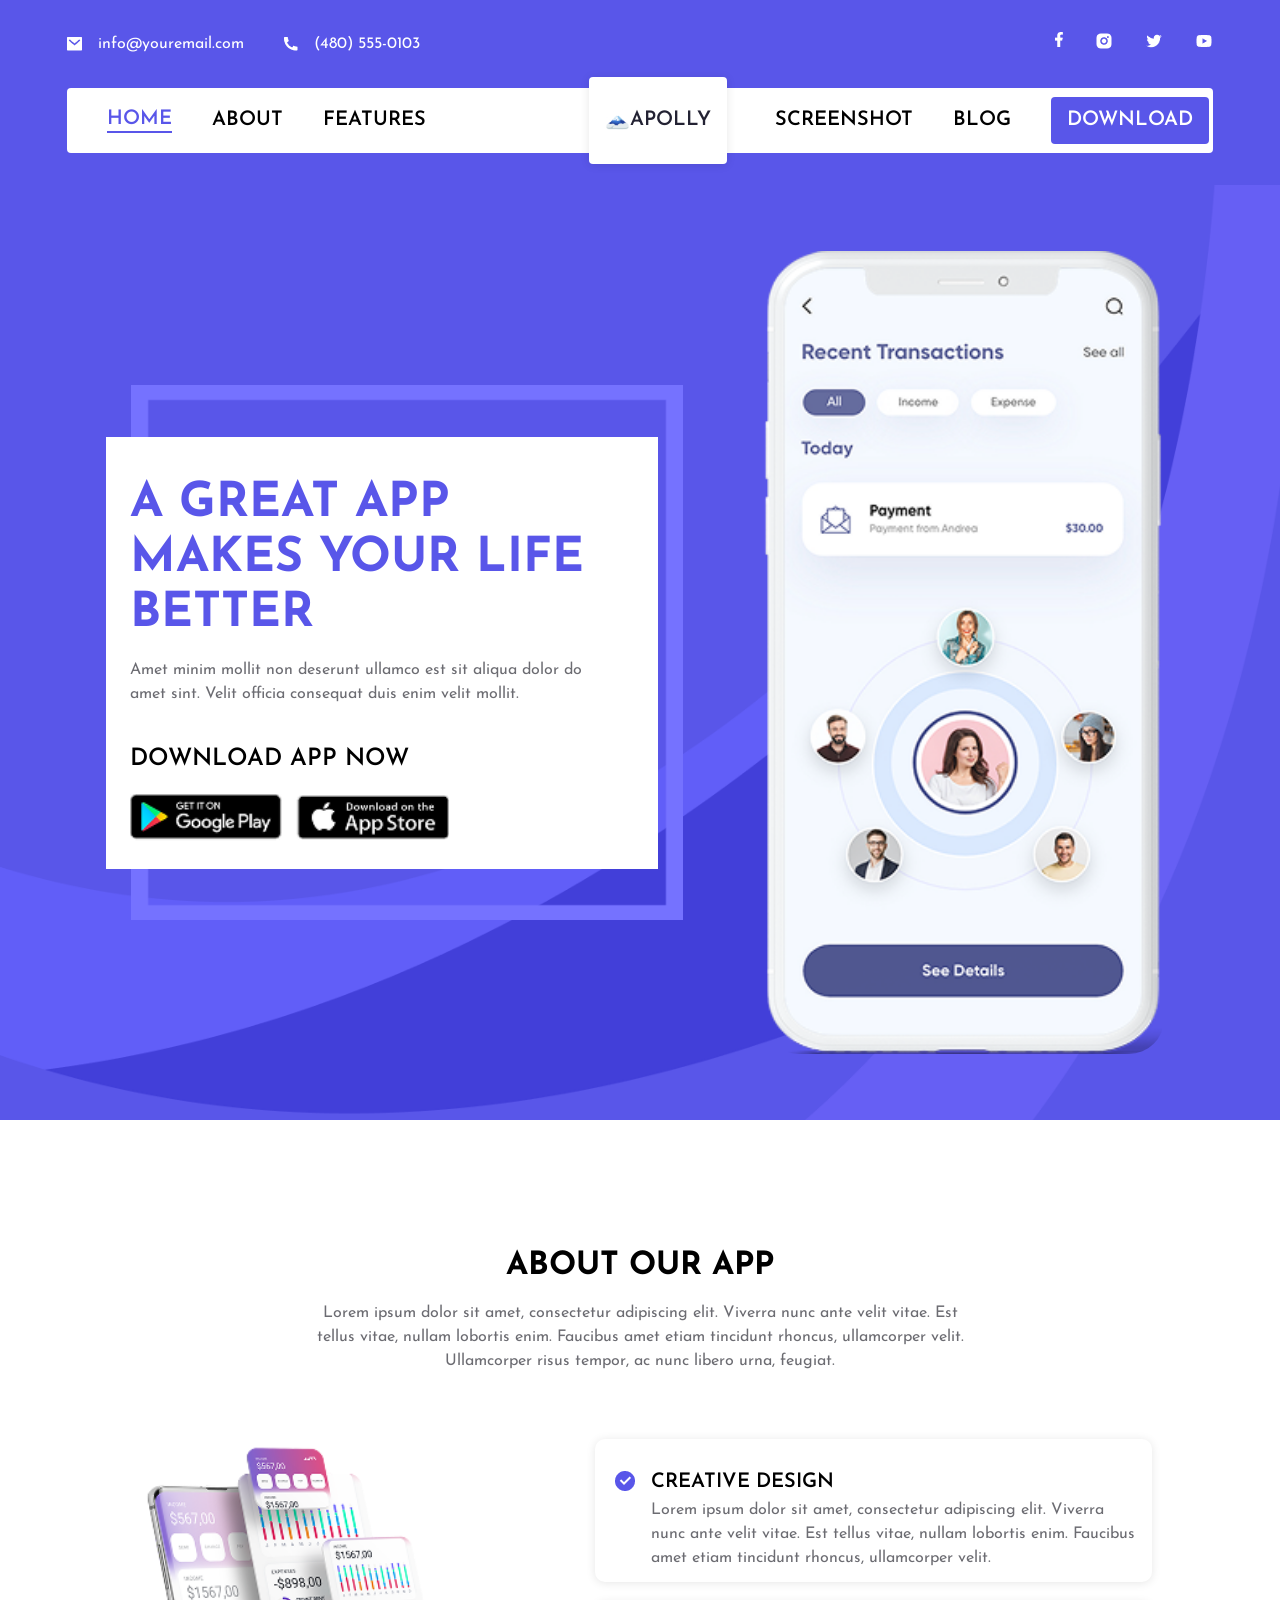
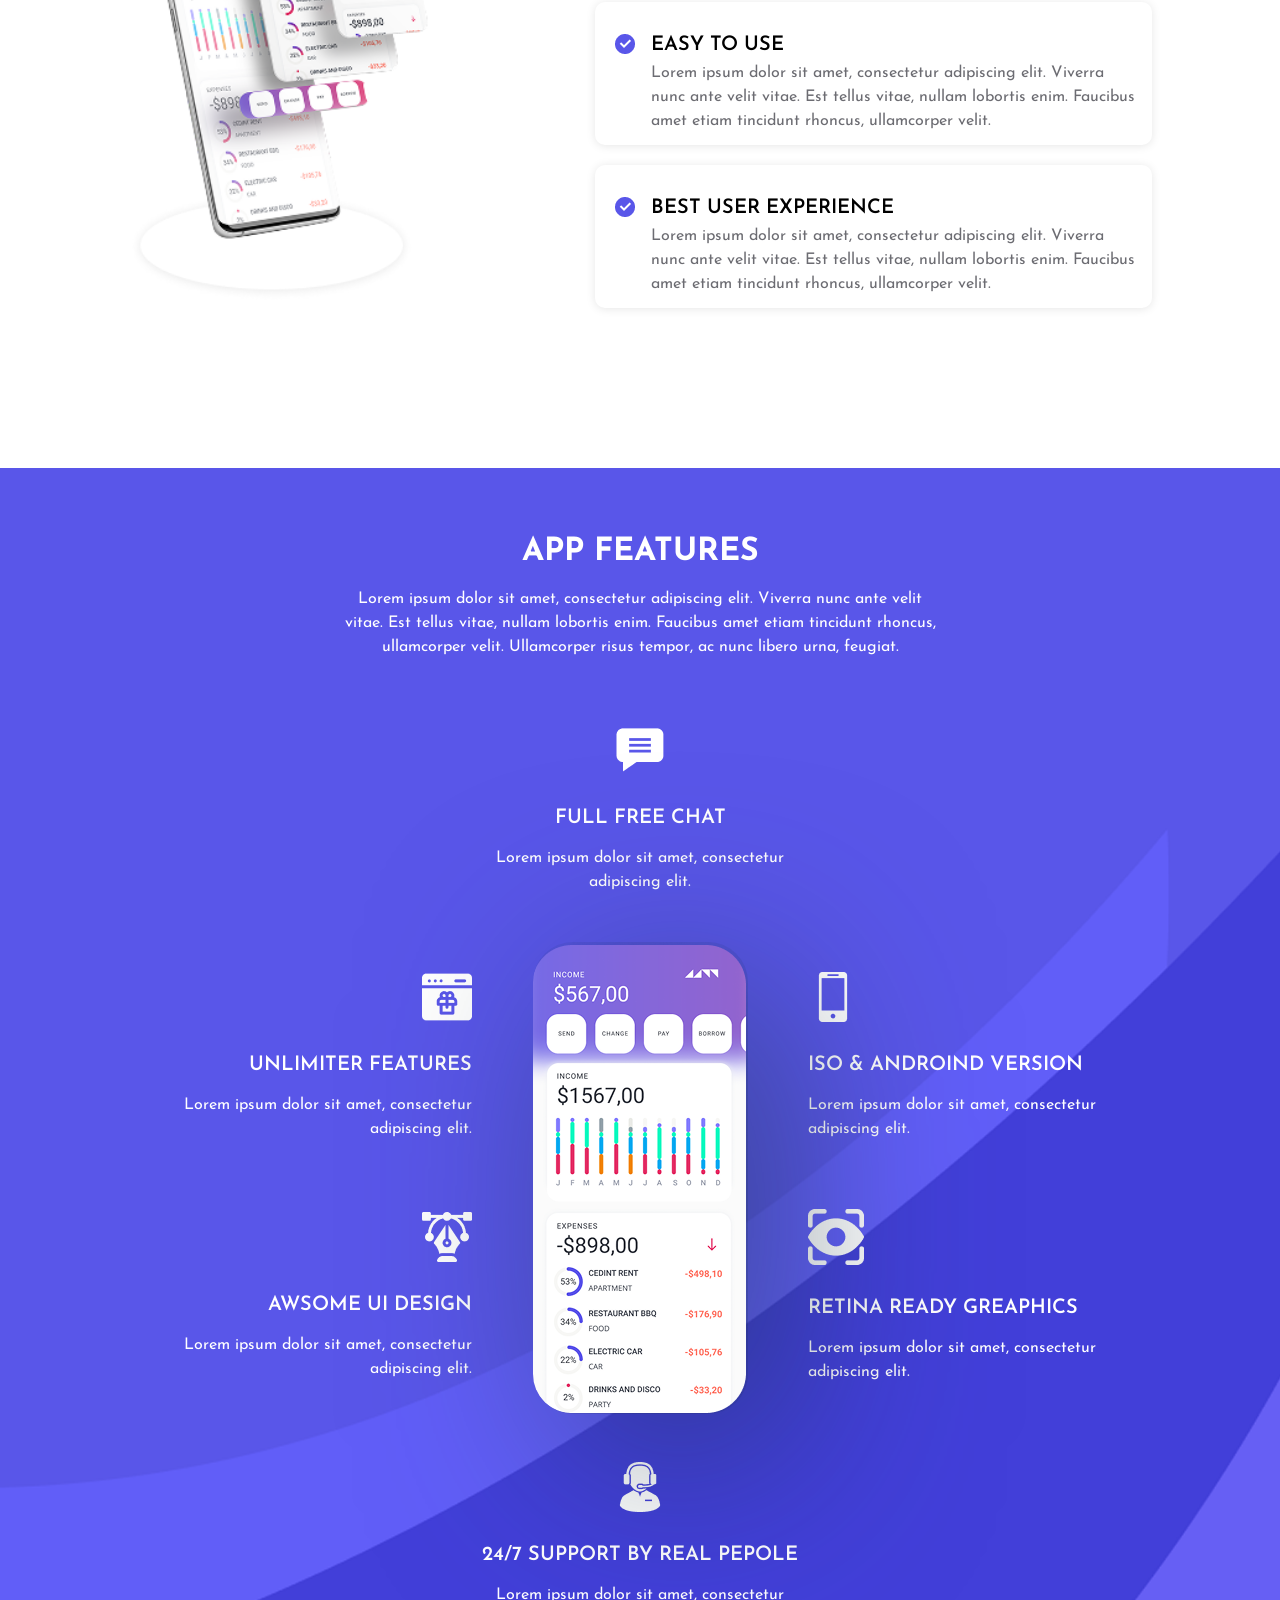
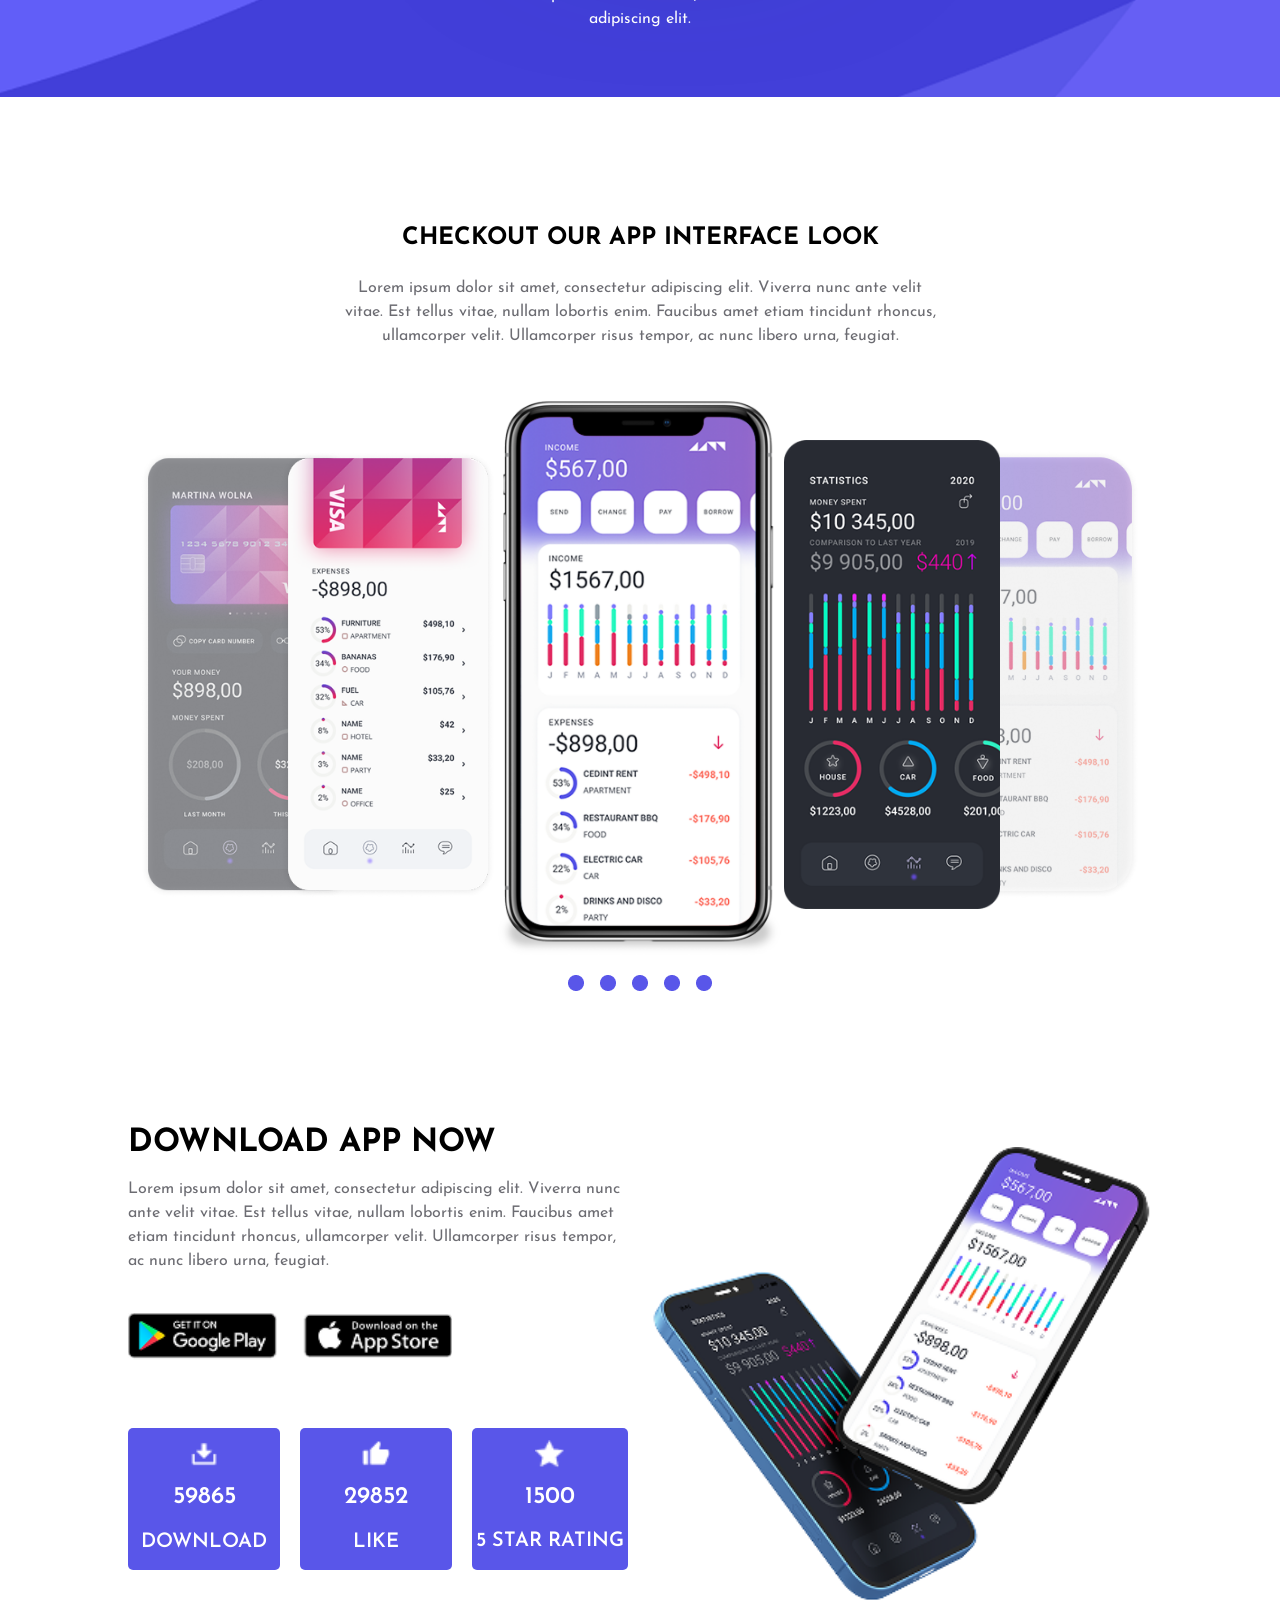
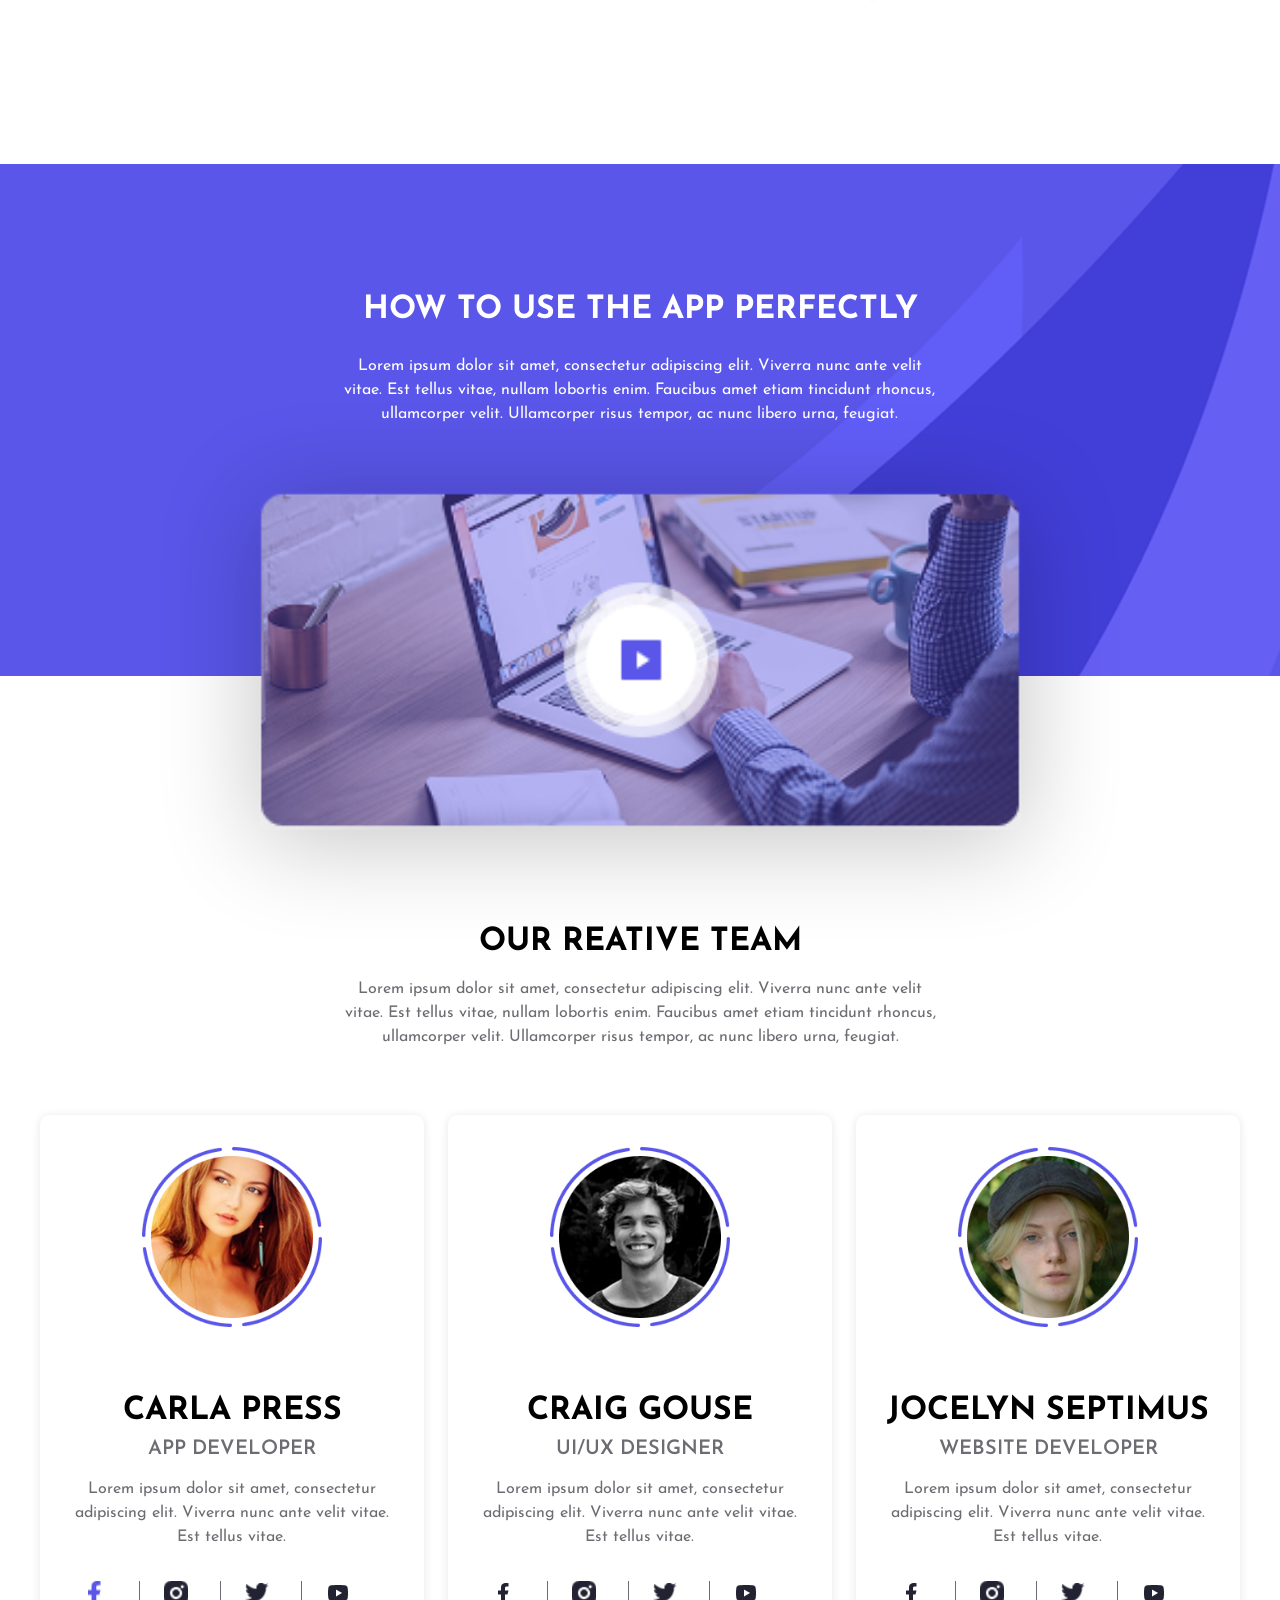
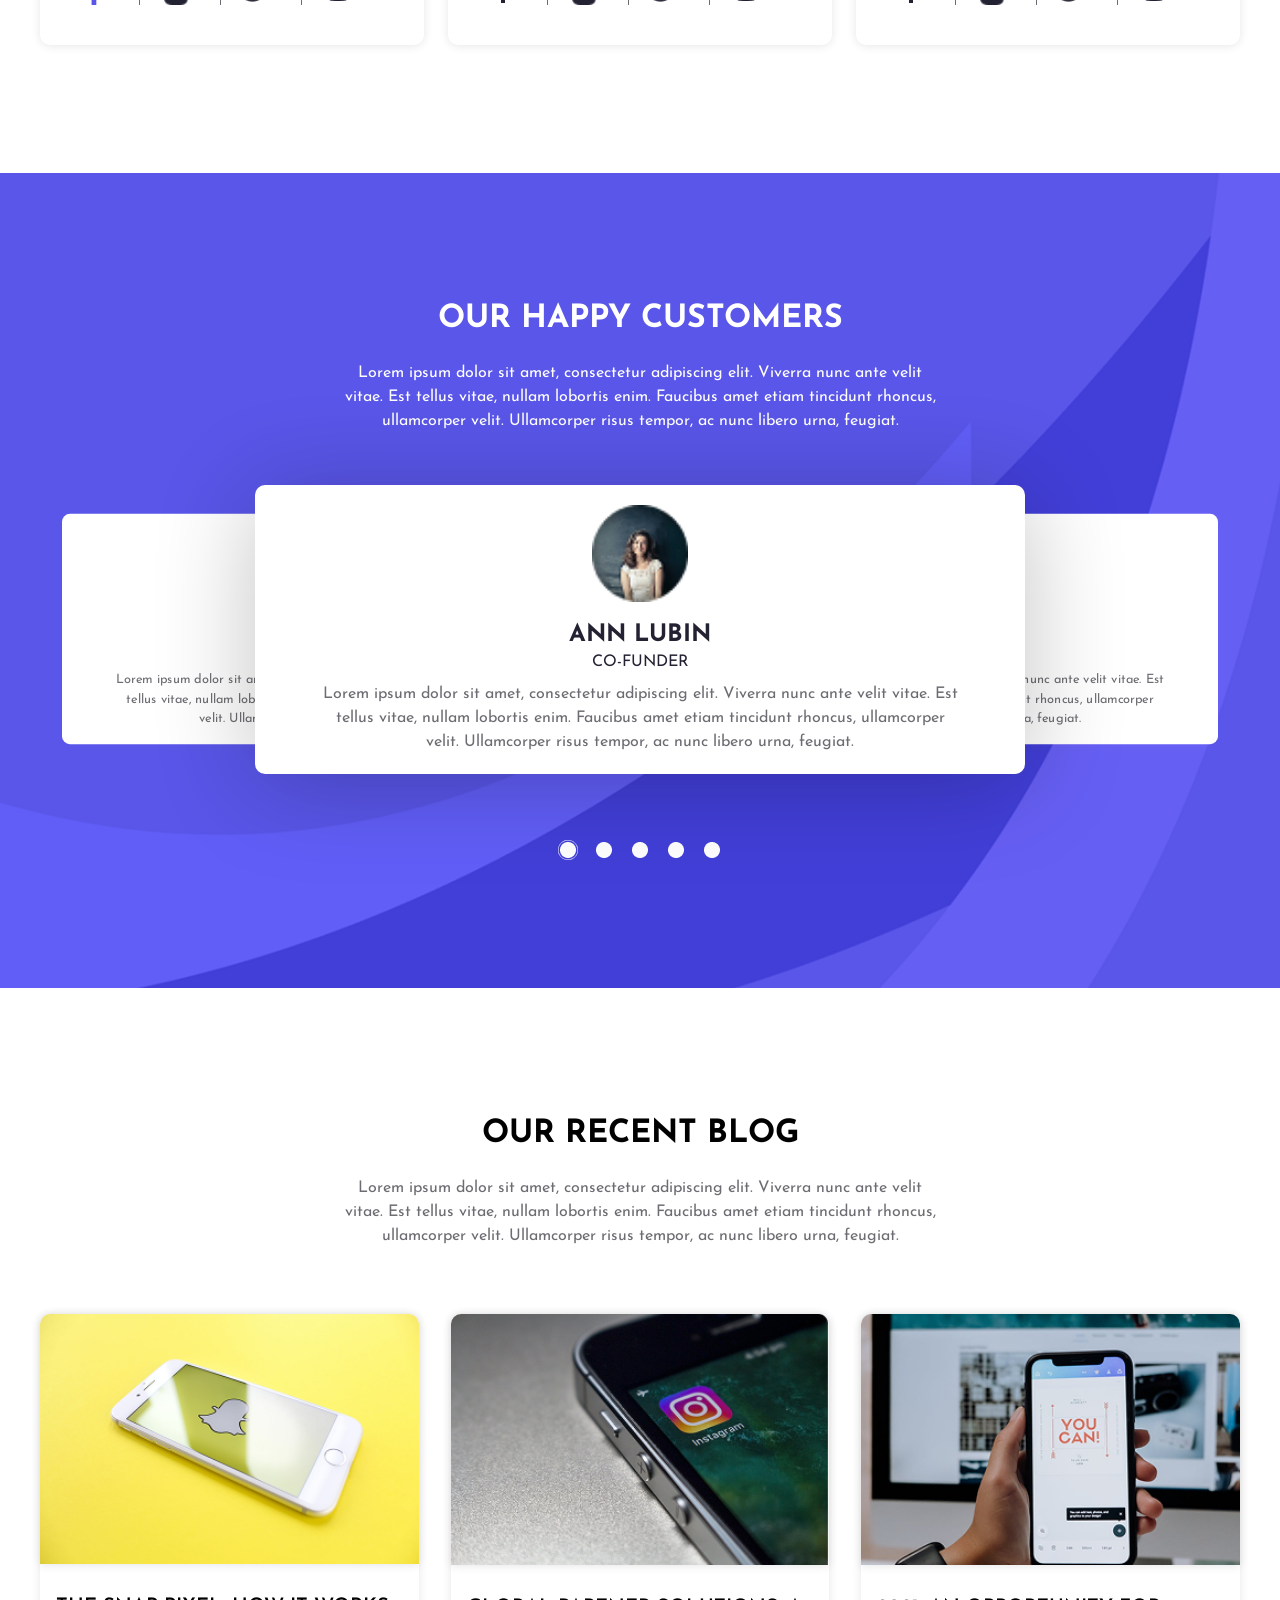
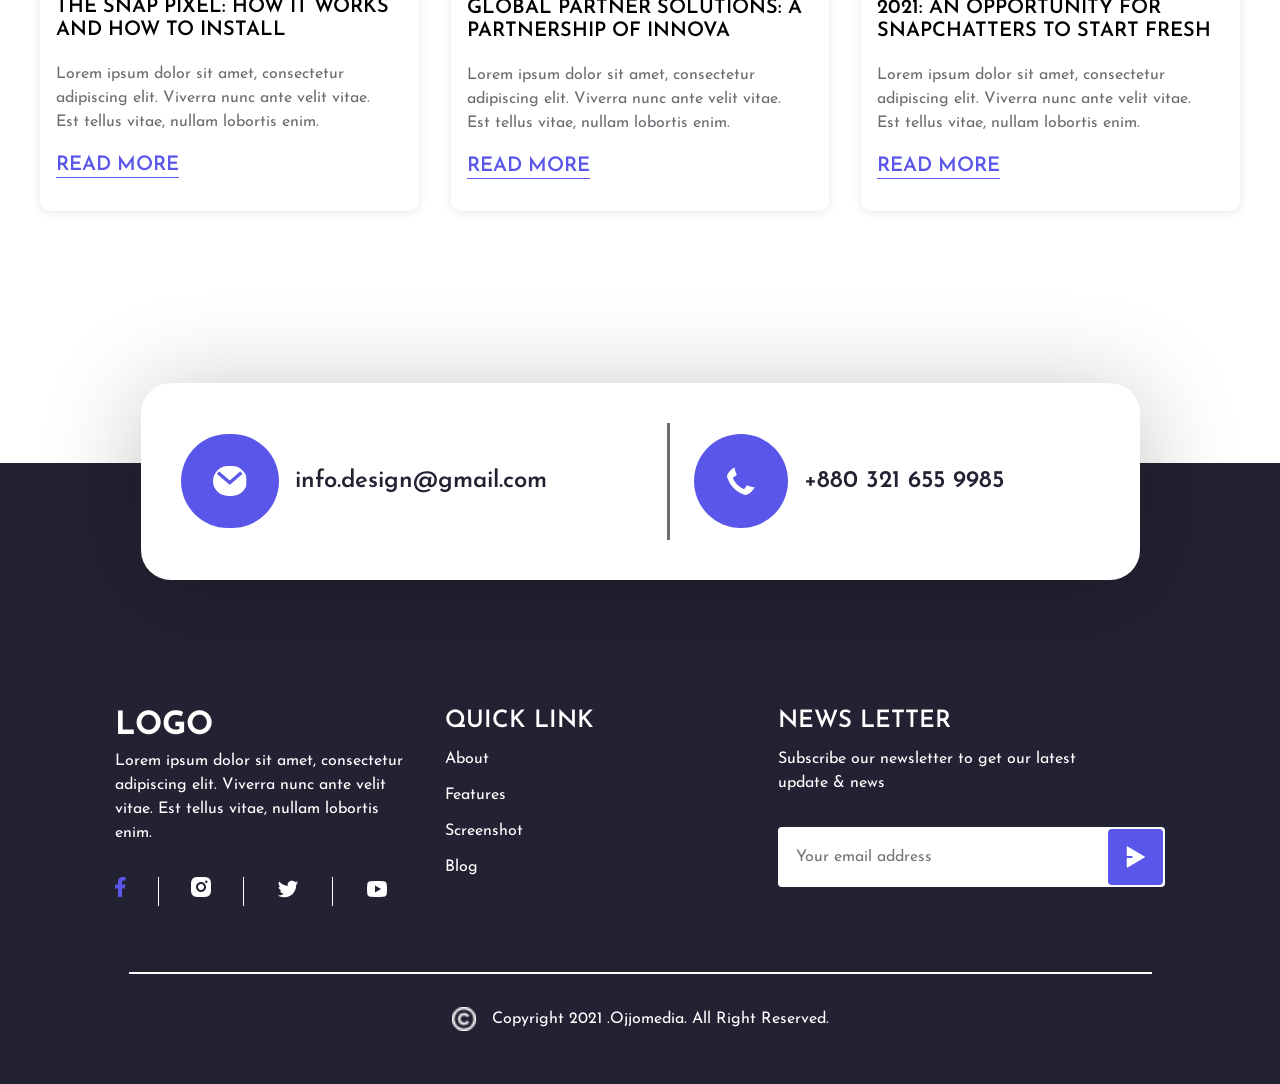
<file: index.html>
<!doctype html>
<html lang="en">
<head>
    <meta charset="UTF-8">
    <meta name="viewport"
          content="width=device-width, user-scalable=no, initial-scale=1.0, maximum-scale=1.0, minimum-scale=1.0">
    <meta http-equiv="X-UA-Compatible" content="ie=edge">
    <link rel="stylesheet" href="normalize.css">
    <link rel="preconnect" href="https://fonts.googleapis.com">
    <link rel="preconnect" href="https://fonts.gstatic.com" crossorigin>
    <link href="https://fonts.googleapis.com/css2?family=Josefin+Sans:ital,wght@0,100..700;1,100..700&display=swap"
          rel="stylesheet">
    <link rel="stylesheet" href="styles/main.css">
    <link rel="stylesheet" href="styles/sections/header.css">
    <link rel="stylesheet" href="styles/sections/app.css">
    <link rel="stylesheet" href="styles/components/button.css">
    <link rel="stylesheet" href="styles/sections/about.css">
    <link rel="stylesheet" href="styles/sections/features.css">
    <link rel="stylesheet" href="styles/sections/gallery.css">
    <link rel="stylesheet" href="styles/sections/download.css">
    <link rel="stylesheet" href="styles/sections/video.css">
    <link rel="stylesheet" href="styles/sections/team.css">
    <link rel="stylesheet" href="styles/sections/customers.css">
    <link rel="stylesheet" href="styles/sections/blog.css">
    <link rel="stylesheet" href="styles/sections/footer.css">
    <title>Document</title>
</head>
<body>

<header class="header">
    <div class="header__top">
        <div class="header__contacts">
            <a class="header__contact">
                <img class="header__icon" src="assets/email.png">
                <h7 class="header__title">info@youremail.com</h7>
            </a>
            <a class="header__contact">
                <img class="header__icon" src="assets/phone-mini.png">
                <h7 class="header__title">(480) 555-0103</h7>
            </a>
        </div>
        <div class="header__socials">
            <a class="header__social">
                <img class="header__social-link" src="assets/faceb-mini.png">
            </a>
            <a class="header__social">
                <img class="header__social-link" src="assets/instagram-mini.png">
            </a>
            <a class="header__social">
                <img class="header__social-link" src="assets/twitter-mini.png">
            </a>
            <a class="header__social">
                <img class="header__social-link" src="assets/youtube-mini.png">
            </a>
        </div>
    </div>

    <div class="header__container">
        <div class="header__left">
            <a class="header__hamburger">
                <img class="header__hamburger-icon" src="assets/menu-line.png">
            </a>
            <div class="header__menu">
                <a class="header__menu-item header__menu-active">Home</a>
                <a class="header__menu-item">About</a>
                <a class="header__menu-item">Features</a>
            </div>
        </div>

        <div class="header__logo">🗻APOLLY</div>

        <div class="header__right">
            <div class="header__menu header__menu-right">
                <a class="header__menu-item">Screenshot</a>
                <a class="header__menu-item">Blog</a>
            </div>
            <div class="header__actions">
                <button class="header__button button">Download</button>
            </div>

        </div>
    </div>
</header>

<section class="hero">
    <div class="hero__card-wrapper">
        <img class="hero__frame" src="assets/Rectangle%206.png">

        <div class="hero__container">

            <h5 class="hero__title">A Great App Makes
                Your Life Better</h5>
            <h7 class="hero__text">
                Amet minim mollit non deserunt ullamco est sit aliqua dolor do amet sint. Velit officia consequat duis
                enim
                velit mollit.
            </h7>
            <h6 class="hero__subtitle">Download App Now</h6>
            <div class="hero__buttons">
                <a class="hero__actions">
                    <img class="hero__action" src="assets/toppng%201.png">
                </a>
                <a class="hero__actions">
                    <img class="hero__action" src="assets/PngItem_1144050%202.png">
                </a>
            </div>
        </div>
    </div>
    <div class="hero__wrapper">
        <img class="hero__image" src="assets/Free%20Ui%20View%20Mobile%20App%20Mockup%202.png">
    </div>
</section>

<section class="about">
    <div class="about__container">
        <h5 class="about__title">About Our App</h5>
        <h7 class="about__text">Lorem ipsum dolor sit amet, consectetur adipiscing elit. Viverra nunc ante velit
            vitae.
            <span class="about__text-big">Est tellus vitae, nullam lobortis enim. Faucibus amet etiam tincidunt rhoncus.</span>
        </h7>
        <h7 class="about__text-extra">Lorem ipsum dolor sit amet, consectetur adipiscing elit. Viverra nunc ante velit vitae. Est tellus vitae, nullam lobortis enim. Faucibus amet etiam tincidunt rhoncus, ullamcorper velit. Ullamcorper risus tempor, ac nunc libero urna, feugiat.</h7>
        <div class="about__description">
            <img class="about__image" src="assets/App%20Design.png">
            <div class="about__list">
                <div class="about__item">
                    <img class="checkbox" src="assets/checkbox.png">
                    <div class="about__item-text">
                        <h6 class="about__item-title">Creative design</h6>
                        <h7 class="about__item-subtitle">Lorem ipsum dolor sit amet, consectetur adipiscing elit.
                            <span class="about__item-text-extra">Viverra nunc ante velit vitae. Est tellus vitae, nullam lobortis enim. Faucibus amet etiam tincidunt rhoncus, ullamcorper velit.</span>
                        </h7>
                    </div>
                </div>
                <div class="about__item">
                    <img class="checkbox" src="assets/checkbox.png">
                    <div class="about__item-text">
                        <h6 class="about__item-title">easy to use</h6>
                        <h7 class="about__item-subtitle">Lorem ipsum dolor sit amet, consectetur adipiscing elit.
                            <span class="about__item-text-extra">Viverra nunc ante velit vitae. Est tellus vitae, nullam lobortis enim. Faucibus amet etiam tincidunt rhoncus, ullamcorper velit.</span>
                        </h7>
                    </div>
                </div>
                <div class="about__item">
                    <img class="checkbox" src="assets/checkbox.png">
                    <div class="about__item-text">
                        <h6 class="about__item-title">Best user experience</h6>
                        <h7 class="about__item-subtitle">Lorem ipsum dolor sit amet, consectetur adipiscing elit.
                            <span class="about__item-text-extra">Viverra nunc ante velit vitae. Est tellus vitae, nullam lobortis enim. Faucibus amet etiam tincidunt rhoncus, ullamcorper velit.</span>
                        </h7>
                    </div>
                </div>
            </div>
        </div>
    </div>
</section>

<section class="features">
    <div class="features__container">
        <h5 class="features__title">App features</h5>
        <h7 class="features__about">Lorem ipsum dolor sit amet, consectetur adipiscing elit. Viverra nunc ante velit
            vitae.
            <span class="features__about-big">Est tellus vitae, nullam lobortis enim. Faucibus amet etiam tincidunt rhoncus.</span>
        </h7>
        <h7 class="features__about features__about-extra">Lorem ipsum dolor sit amet, consectetur adipiscing elit. Viverra nunc ante velit vitae. Est tellus vitae, nullam lobortis enim. Faucibus amet etiam tincidunt rhoncus, ullamcorper velit. Ullamcorper risus tempor, ac nunc libero urna, feugiat.</h7>
        <div class="features__list">
            <div class="features__item features__item--top">
                <img class="features__item-image" src="assets/comment.png">
                <h6 class="features__item-title">Full free chat</h6>
                <h7 class="features__item-text">Lorem ipsum dolor sit amet, consectetur adipiscing elit.</h7>
            </div>
            <div class="features__item features__item--left-top">
                <img class="features__item-image" src="assets/browser.png">
                <h6 class="features__item-title">unlimiter features</h6>
                <h7 class="features__item-text">Lorem ipsum dolor sit amet, consectetur adipiscing elit.</h7>
            </div>
            <div class="features__item features__item--left-bottom">
                <img class="features__item-image" src="assets/vector.png">
                <h6 class="features__item-title">awsome ui design</h6>
                <h7 class="features__item-text">Lorem ipsum dolor sit amet, consectetur adipiscing elit.</h7>
            </div>
            <img class="features__image" src="assets/App.png">
            <div class="features__item features__item--right-top">
                <img class="features__item-image" src="assets/cell-phone.png">
                <h6 class="features__item-title">iso & androind version</h6>
                <h7 class="features__item-text">Lorem ipsum dolor sit amet, consectetur adipiscing elit.</h7>
            </div>
            <div class="features__item features__item--right-bottom">
                <img class="features__item-image" src="assets/eye-scanner%201.png">
                <h6 class="features__item-title">retina ready greaphics</h6>
                <h7 class="features__item-text">Lorem ipsum dolor sit amet, consectetur adipiscing elit.</h7>
            </div>
            <div class="features__item features__item--bottom">
                <img class="features__item-image" src="assets/male-telemarketer.png">
                <h6 class="features__item-title">24/7 support by real pepole</h6>
                <h7 class="features__item-text">Lorem ipsum dolor sit amet, consectetur adipiscing elit.</h7>
            </div>
        </div>
    </div>
</section>

<section class="gallery">
    <div class="gallery__container">
        <h5 class="gallery__title">
            <span>Checkout Our</span>
            <span>App Interface Look</span>
        </h5>

        <h7 class="gallery__subtitle">Lorem ipsum dolor sit amet, consectetur adipiscing elit. Viverra nunc ante velit
            vitae.
            <span class="gallery__subtitle-big">Est tellus vitae, nullam lobortis enim. Faucibus amet etiam tincidunt rhoncus.</span>
        </h7>
        <h7 class="gallery__subtitle gallery__subtitle-extra">Lorem ipsum dolor sit amet, consectetur adipiscing elit. Viverra nunc ante velit vitae. Est tellus vitae, nullam lobortis enim. Faucibus amet etiam tincidunt rhoncus, ullamcorper velit. Ullamcorper risus tempor, ac nunc libero urna, feugiat.</h7>
        <div class="gallery__slider">
                <img class="gallery__slide gallery__image--far-left" src="assets/000.png">
                <img class="gallery__slide gallery__image--left" src="assets/003.png">
                <img id="gallery-slide-active" class="gallery__slide gallery__slide-active" src="assets/iPhoneX-Mockup%201%20(1).png">
                <img class="gallery__slide gallery__image--right" src="assets/001.png">
                <img class="gallery__slide gallery__image--far-right" src="assets/004.png">

        </div>
        <div class="gallery__dots">
            <a class="gallery__dot" onclick="changeImage(1)">
                <img src="assets/Ellipse%207.png">
            </a>
            <a class="gallery__dot" onclick="changeImage(2)">
                <img src="assets/Ellipse%207.png">
            </a>
            <a class="gallery__dot" onclick="changeImage(3)">
                <img src="assets/Ellipse%207.png">
            </a>
            <a class="gallery__dot" onclick="changeImage(4)">
                <img src="assets/Ellipse%207.png">
            </a>
            <a class="gallery__dot" onclick="changeImage(5)">
                <img src="assets/Ellipse%207.png">
            </a>
        </div>
    </div>
</section>

<section class="download">
    <div class="download__container">
        <div class="download__container-info">
            <h5 class="download__title">Download App Now</h5>
            <h7 class="download__subtitle">Lorem ipsum dolor sit amet, consectetur adipiscing elit. Viverra nunc ante
                velit vitae. Est tellus vitae, nullam lobortis enim.
                <span class="download__subtitle-big">Faucibus amet etiam tincidunt rhoncus, ullamcorper velit. Ullamcorper risus tempor, ac nunc libero urna, feugiat.</span>
            </h7>
            <div class="download__buttons">
                <a class="download__button">
                    <img src="assets/toppng%201.png">
                </a>
                <a class="download__button">
                    <img src="assets/PngItem_1144050%202.png">
                </a>
            </div>
            <div class="download__stats">
                <div class="download__stat">
                    <img class="download__stat-icon" src="assets/download-2-fill.png">
                    <h6 class="download__stat-number">59865</h6>
                    <h7 class="download__stat-text">Download</h7>
                </div>
                <div class="download__stat">
                    <img class="download__stat-icon" src="assets/thumb-up-fill.png">
                    <h6 class="download__stat-number">29852</h6>
                    <h7 class="download__stat-text">Like</h7>
                </div>
                <div class="download__stat">
                    <img class="download__stat-icon" src="assets/star.png">
                    <h6 class="download__stat-number">1500</h6>
                    <h7 class="download__stat-text">5 star rating</h7>
                </div>
            </div>
        </div>
        <img class="download__image" src="assets/Gravity-Scene-iPhone-12-Mockup%201.png">
    </div>
</section>

<section class="video">
    <div class="video__container">
        <h5 class="video__title">how to use the app perfectly</h5>
        <h7 class="video__subtitle">Lorem ipsum dolor sit amet, consectetur adipiscing elit. Viverra nunc ante velit
            vitae.
            <span class="video__subtitle-big">Est tellus vitae, nullam lobortis enim. Faucibus amet etiam tincidunt rhoncus.</span>
        </h7>
        <h7 class="video__subtitle video__subtitle-extra">Lorem ipsum dolor sit amet, consectetur adipiscing elit. Viverra nunc ante velit vitae. Est tellus vitae, nullam lobortis enim. Faucibus amet etiam tincidunt rhoncus, ullamcorper velit. Ullamcorper risus tempor, ac nunc libero urna, feugiat.</h7>
        <img class="video__image" src="assets/VideoCopy.png">
    </div>
</section>

<section class="team">
    <div class="team__container">
        <h5 class="team__title">Our reative team</h5>
        <h7 class="team__subtitle">Lorem ipsum dolor sit amet, consectetur adipiscing elit. Viverra nunc ante velit
            vitae.
            <span class="team__subtitle-big">Est tellus vitae, nullam lobortis enim. Faucibus amet etiam tincidunt rhoncus.</span>
        </h7>
        <h7 class="team__subtitle team__subtitle-extra">Lorem ipsum dolor sit amet, consectetur adipiscing elit. Viverra nunc ante velit vitae. Est tellus vitae, nullam lobortis enim. Faucibus amet etiam tincidunt rhoncus, ullamcorper velit. Ullamcorper risus tempor, ac nunc libero urna, feugiat.</h7>
        <div class="team__list">
            <div class="team__item">
                <div class="team__item-avatar">
                    <img class="team__item-photo" src="assets/Profile.png">
                    <img class="team__item-frame" src="assets/Group1513.png">
                </div>
                <h4 class="team__item-title">Carla Press</h4>
                <h6 class="team__item-subtitle">App Developer</h6>
                <h7 class="team__item-text">Lorem ipsum dolor sit amet, consectetur adipiscing elit. Viverra nunc ante
                    velit vitae. Est tellus vitae.
                </h7>
                <div class="team__item-socials">
                    <a class="team__item-social">
                        <img class="team__item-social-icon" src="assets/facebook.png">
                    </a>
                    <a class="team__item-social">
                        <img class="team__item-social-icon" src="assets/inst.png">
                    </a>
                    <a class="team__item-social">
                        <img class="team__item-social-icon" src="assets/link.png">
                    </a>
                    <a class="team__item-social">
                        <img class="team__item-social-icon" src="assets/youtube-fill.png">
                    </a>
                </div>
            </div>
            <div class="team__item">
                <div class="team__item-avatar">
                    <img class="team__item-photo" src="assets/ProfileImage.png">
                    <img class="team__item-frame" src="assets/Group1513.png">
                </div>
                <h4 class="team__item-title">Craig Gouse</h4>
                <h6 class="team__item-subtitle">UI/UX Designer</h6>
                <h7 class="team__item-text">Lorem ipsum dolor sit amet, consectetur adipiscing elit. Viverra nunc ante
                    velit vitae. Est tellus vitae.
                </h7>
                <div class="team__item-socials">
                    <a class="team__item-social">
                        <img class="team__item-social-icon" src="assets/facebook-black.png">
                    </a>
                    <a class="team__item-social">
                        <img class="team__item-social-icon" src="assets/inst.png">
                    </a>
                    <a class="team__item-social">
                        <img class="team__item-social-icon" src="assets/link.png">
                    </a>
                    <a class="team__item-social">
                        <img class="team__item-social-icon" src="assets/youtube-fill.png">
                    </a>
                </div>
            </div>
            <div class="team__item">
                <div class="team__item-avatar">
                    <img class="team__item-photo" src="assets/ProfileImage-2.png">
                    <img class="team__item-frame" src="assets/Group1513.png">
                </div>
                <h4 class="team__item-title">Jocelyn Septimus</h4>
                <h6 class="team__item-subtitle">Website developer</h6>
                <h7 class="team__item-text">Lorem ipsum dolor sit amet, consectetur adipiscing elit. Viverra nunc ante
                    velit vitae. Est tellus vitae.
                </h7>
                <div class="team__item-socials">
                    <a class="team__item-social">
                        <img class="team__item-social-icon" src="assets/facebook-black.png">
                    </a>
                    <a class="team__item-social">
                        <img class="team__item-social-icon" src="assets/inst.png">
                    </a>
                    <a class="team__item-social">
                        <img class="team__item-social-icon" src="assets/link.png">
                    </a>
                    <a class="team__item-social">
                        <img class="team__item-social-icon" src="assets/youtube-fill.png">
                    </a>
                </div>
            </div>
        </div>
    </div>
</section>

<section class="customers">
    <div class="customers__container">
        <h5 class="customers__title">Our Happy Customers</h5>
        <h7 class="customers__subtitle">Lorem ipsum dolor sit amet, consectetur adipiscing elit. Viverra nunc ante velit
            vitae.
            <span class="customers__subtitle-big">Est tellus vitae, nullam lobortis enim. Faucibus amet etiam tincidunt rhoncus.</span>
        </h7>
        <h7 class="customers__subtitle customers__subtitle-extra">Lorem ipsum dolor sit amet, consectetur adipiscing elit. Viverra nunc ante velit vitae. Est tellus vitae, nullam lobortis enim. Faucibus amet etiam tincidunt rhoncus, ullamcorper velit. Ullamcorper risus tempor, ac nunc libero urna, feugiat.</h7>
        <div class="customers__list">
            <div class="customers__item card-side">
                <img class="customers__item-avatar" src="assets/ProfileImage-3.png">
                <h5 class="customers__item-name">Ann Lubin</h5>
                <h7 class="customers__item-role">CO-FUNDER</h7>
                <h7 class="customers__item-text">Lorem ipsum dolor sit amet, consectetur adipiscing elit. Viverra nunc
                    ante velit vitae. Est tellus vitae, nullam lobortis enim.
                    <span class="customers__item--text-big">Faucibus amet etiam tincidunt rhoncus, ullamcorper velit. Ullamcorper risus tempor, ac nunc libero urna, feugiat.</span>
                </h7>
            </div>
            <div class="customers__item">
                <img class="customers__item-avatar" src="assets/ProfileImage-3.png">
                <h5 class="customers__item-name">Ann Lubin</h5>
                <h7 class="customers__item-role">CO-FUNDER</h7>
                <h7 class="customers__item-text">Lorem ipsum dolor sit amet, consectetur adipiscing elit. Viverra nunc
                    ante velit vitae. Est tellus vitae, nullam lobortis enim.
                    <span class="customers__item--text-big">Faucibus amet etiam tincidunt rhoncus, ullamcorper velit. Ullamcorper risus tempor, ac nunc libero urna, feugiat.</span>
                </h7>
            </div>
            <div class="customers__item card-side">
                <img class="customers__item-avatar" src="assets/ProfileImage-3.png">
                <h5 class="customers__item-name">Ann Lubin</h5>
                <h7 class="customers__item-role">CO-FUNDER</h7>
                <h7 class="customers__item-text">Lorem ipsum dolor sit amet, consectetur adipiscing elit. Viverra nunc
                    ante velit vitae. Est tellus vitae, nullam lobortis enim.
                    <span class="customers__item--text-big">Faucibus amet etiam tincidunt rhoncus, ullamcorper velit. Ullamcorper risus tempor, ac nunc libero urna, feugiat.</span>
                </h7>
            </div>
        </div>
        <div class="customers__dots">
            <a class="customers__dots-link active">
                <img class="customers__dots-icon" src="assets/Ellipse%2029.png">
                <img class="customers__dots-frame" src="assets/Ellipse%2033.png">
            </a>
            <a class="customers__dots-link">
                <img class="customers__dots-icon" src="assets/Ellipse%2029.png">
            </a>
            <a class="customers__dots-link">
                <img class="customers__dots-icon" src="assets/Ellipse%2029.png">
            </a>
            <a class="customers__dots-link">
                <img class="customers__dots-icon" src="assets/Ellipse%2029.png">
            </a>
            <a class="customers__dots-link">
                <img class="customers__dots-icon" src="assets/Ellipse%2029.png">
            </a>
        </div>
    </div>
</section>

<section class="blog">
    <div class="blog__container">
        <h5 class="blog__title">Our recent blog</h5>
        <h7 class="blog__subtitle">Lorem ipsum dolor sit amet, consectetur adipiscing elit. Viverra nunc ante velit
            vitae.
            <span class="blog__subtitle-big">Est tellus vitae, nullam lobortis enim. Faucibus amet etiam tincidunt rhoncus.</span>
        </h7>
        <h7 class="blog__subtitle blog__subtitle-extra">Lorem ipsum dolor sit amet, consectetur adipiscing elit. Viverra nunc ante velit vitae. Est tellus vitae, nullam lobortis enim. Faucibus amet etiam tincidunt rhoncus, ullamcorper velit. Ullamcorper risus tempor, ac nunc libero urna, feugiat.</h7>
        <div class="blog__list">
            <div class="blog__item">
                <img class="blog__item-image" src="assets/Image.png">
                <div class="blog__item-content">
                    <h6 class="blog__item-title">The Snap Pixel: How It Works and How to Install</h6>
                    <h7 class="blog__item-subtitle">Lorem ipsum dolor sit amet, consectetur adipiscing elit. Viverra
                        nunc ante velit vitae. Est tellus vitae, nullam lobortis enim.
                    </h7>
                    <a class="blog__item-read-more">read more</a>
                </div>
            </div>
            <div class="blog__item">
                <img class="blog__item-image" src="assets/Image(1).png">
                <div class="blog__item-content">
                    <h6 class="blog__item-title">Global Partner Solutions: A Partnership of Innova</h6>
                    <h7 class="blog__item-subtitle">Lorem ipsum dolor sit amet, consectetur adipiscing elit. Viverra
                        nunc ante velit vitae. Est tellus vitae, nullam lobortis enim.
                    </h7>
                    <a class="blog__item-read-more">read more</a>
                </div>
            </div>
            <div class="blog__item">
                <img class="blog__item-image" src="assets/Image(2).png">
                <div class="blog__item-content">
                    <h6 class="blog__item-title">2021: An opportunity for Snapchatters to start fresh</h6>
                    <h7 class="blog__item-subtitle">Lorem ipsum dolor sit amet, consectetur adipiscing elit. Viverra
                        nunc ante velit vitae. Est tellus vitae, nullam lobortis enim.
                    </h7>
                    <a class="blog__item-read-more">read more</a>
                </div>
            </div>
        </div>
    </div>
</section>

<section class="footer">
    <div class="footer__container">
        <div class="footer__contacts">
            <div class="footer__contact">
                <img class="footer__contact-image" src="assets/check.png">
                <h6 class="footer__contact-text">info.design@gmail.com</h6>
            </div>
            <div class="footer__divider"></div>
            <div class="footer__contact">
                <img class="footer__contact-image" src="assets/phone.png">
                <h6 class="footer__contact-text">+880 321 655 9985</h6>
            </div>
        </div>
        <div class="footer__body">
            <div class="footer__item-about">
                <h4 class="footer__logo">Logo</h4>
                <h7 class="footer__text-about">Lorem ipsum dolor sit amet, consectetur adipiscing elit. Viverra nunc
                    ante
                    velit vitae. Est tellus vitae, nullam lobortis enim.
                </h7>
                <div class="footer__socials">
                    <a class="footer__social-link">
                        <img class="footer__social-icon" src="assets/facebook.png">
                    </a>
                    <a class="footer__social-link">
                        <img class="footer__social-icon" src="assets/inst2.png">
                    </a>
                    <a class="footer__social-link">
                        <img class="footer__social-icon" src="assets/twitter-fill.png">
                    </a>
                    <a class="footer__social-link">
                        <img class="footer__social-icon" src="assets/youtube.png">
                    </a>
                </div>
            </div>
            <div class="footer__item-links">
                <h5 class="footer__title">quick link</h5>
                <div class="footer__sections">
                    <h7 class="footer__section-name">About</h7>
                    <h7 class="footer__section-name">Features</h7>
                    <h7 class="footer__section-name">Screenshot</h7>
                    <h7 class="footer__section-name">Blog</h7>
                </div>
            </div>
            <div class="footer__item-input">
                <h5 class="footer__title">news letter</h5>
                <h7 class="footer__text-input">Subscribe our newsletter to get our latest
                    update & news
                </h7>
                <div class="footer__form">
                    <input id="email-input" class="footer__form-text" placeholder="Your email address" size="1"/>
                    <img class="footer__form-image" onclick="sendMessage();" src="assets/send-plane-2-fill.png">
                </div>
                <h7 id="messageText" class="inVisible">Ваше письмо отправлено на емаил</h7>
            </div>

        </div>
        <div class="footer__copy-divider"></div>
        <div class="footer__copyright">
            <img class="footer__copyright-image" src="assets/copyright.png">
            <p class="footer__copyright-text">Copyright 2021 .Ojjomedia. All Right Reserved.</p>
        </div>
    </div>
</section>

<script src="main.js"></script>

</body>
</html>
</file>
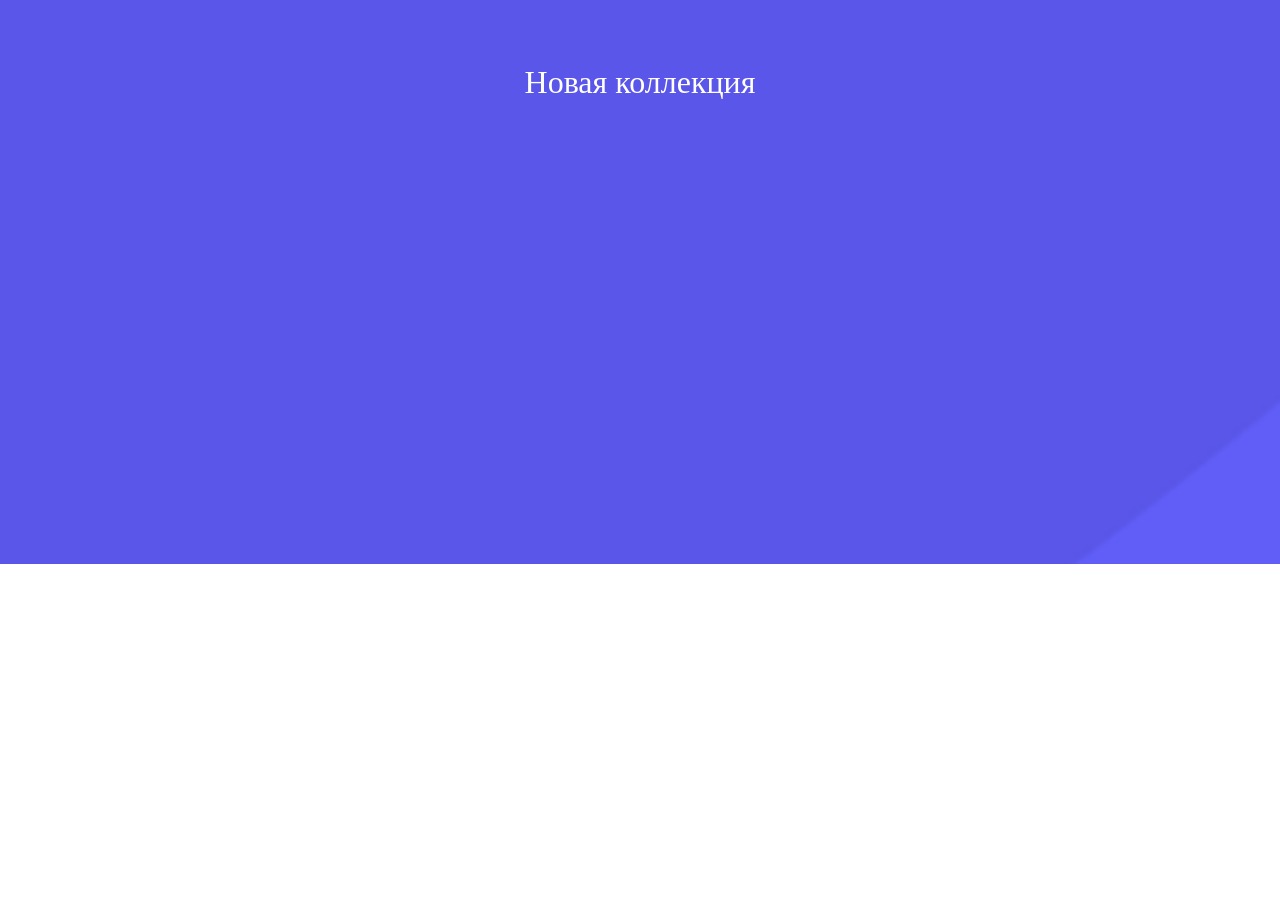
<file: excersies/addaptive.html>
<!doctype html>
<html lang="en">
<head>
    <meta charset="UTF-8">
    <meta name="viewport"
          content="width=device-width, user-scalable=no, initial-scale=1.0, maximum-scale=1.0, minimum-scale=1.0">
    <meta http-equiv="X-UA-Compatible" content="ie=edge">
    <link rel="stylesheet" href="../normalize.css">
    <link rel="stylesheet" href="addaptive.css">
    <title>Document</title>
</head>
<body>

    <div class="hero">
        <div class="hero-content">
            <p class="hero-text">Новая коллекция</p>
        </div>
<!--        <div class="red-box">-->
<!--            <img src="../assets/BackgroundImage.png">-->

<!--        </div>-->

    </div>

</body>
</html>
</file>
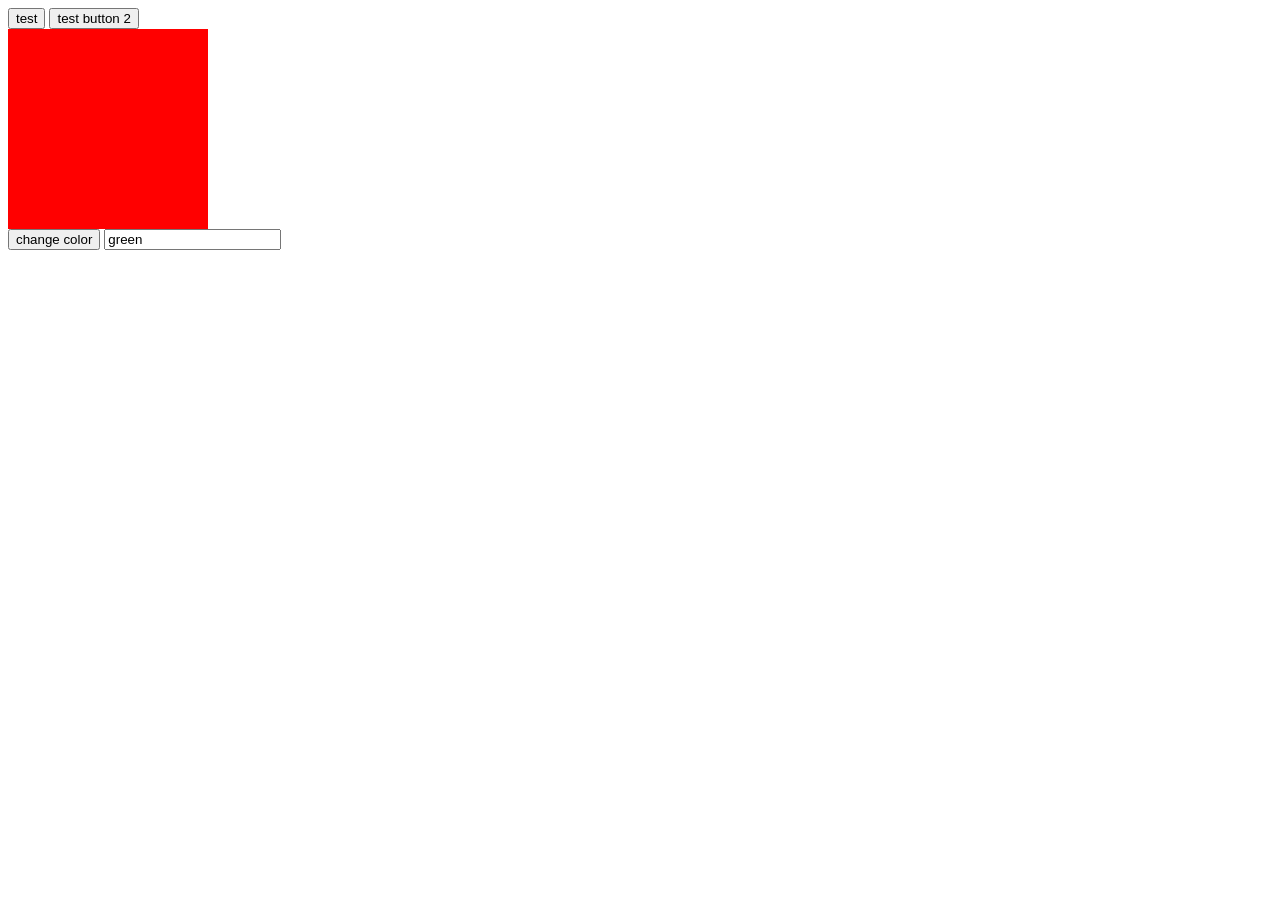
<file: test-js/test-js.html>
<!doctype html>
<html lang="en">
<head>
    <meta charset="UTF-8">
    <meta name="viewport"
          content="width=device-width, user-scalable=no, initial-scale=1.0, maximum-scale=1.0, minimum-scale=1.0">
    <meta http-equiv="X-UA-Compatible" content="ie=edge">
    <title>Document</title>
</head>
<body>

<button id="test-button" type="button" onclick="console.log('Нажато')">test</button>



<button id="my-button" onclick="changeStyle();">test button 2</button>
<div class="my-div"></div>
<button id="my-button2" onclick="changeColor();">change color</button>
<input type="text" id="colorInput" value="green"/>

<style>
    .my-div {
        background: red;
        width: 200px;
        height: 200px;
    }
    .button {
        background: blue;
        color: white;
        padding: 12px 24px;
        border: none;
        border-radius: 4px;
    }
</style>

<script>
    function changeStyle(){

        const button = document.getElementById('test-button');
        button.classList.add('button');

    }

    function changeColor(){


        const input = document.getElementById('colorInput');
        console.log(input);
        console.log(input.value);


        const box = document.querySelector('.my-div');
        console.log(box);
        box.style.backgroundColor = input.value;
        box.style.width = '800px';

        const testButton = document.getElementById('test-button');
        testButton.textContent = input.value;

    }






</script>

</body>
</html>
</file>
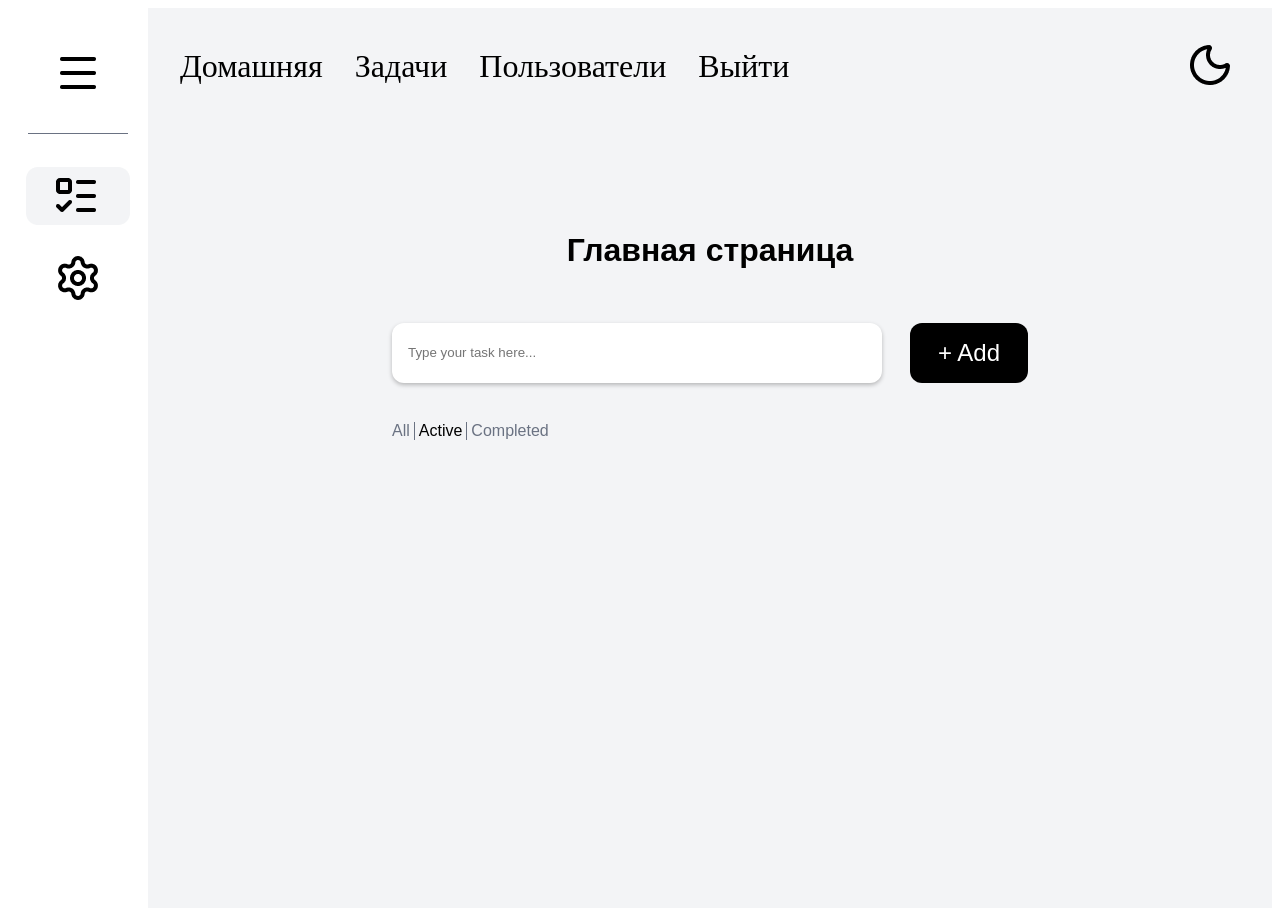
<file: crm/home/home.html>
<!doctype html>
<html lang="en">
<head>
    <meta charset="UTF-8">
    <meta name="viewport"
          content="width=device-width, user-scalable=no, initial-scale=1.0, maximum-scale=1.0, minimum-scale=1.0">
    <meta http-equiv="X-UA-Compatible" content="ie=edge">
    <link rel="stylesheet" href="./home.css">
    <title>Document</title>
</head>
<body>


<!--<h1>Главная страница</h1>-->

<div class="schedule">
    <div class="schedule__header">
        <button id="schedule-button-left-menu" class="schedule__button--left-menu button">
            <img class="schedule__button--icon icon-light" src="../../assets/menu1.png">
            <img class="schedule__button--icon icon-dark" src="../../assets/menu2.png">
        </button>
        <div class="schedule__header--line"></div>
        <div class="schedule__header--navigation">
            <button id="schedule-button-tasks" class="schedule__button--tasks button">
                <img class="schedule__button--icon-center" src="../../assets/menuTasks.png">
            </button>
            <button id="schedule-button-settings" class="schedule__button--settings button">
                <img class="schedule__button--icon icon-light" src="../../assets/menuSettings.png">
                <img class="schedule__button--icon icon-dark" src="../../assets/menuSettings2.png">
            </button>
        </div>
    </div>

    <div class="schedule__content">
        <div class="schedule__content--line">
            <div class="header">
                <a class="logo" href="./home.html">Домашняя</a>
                <a class="logo" href="../tasks/tasks.html">Задачи</a>
                <a class="logo" href="../users/users.html">Пользователи</a>
                <a class="logo" href="../login/login.html">Выйти</a>
            </div>

            <button id="schedule-content-line-button" class="schedule__content--line-button"
                    onclick="changeColorTheme()">
                <img class="schedule__content--line-icon moon" src="../../assets/moon1.png">
                <img class="schedule__content--line-icon sun" src="../../assets/sun1.png">
            </button>
        </div>
        <div class="schedule__container">

            <h1 class="schedule-title">Главная страница</h1>
            <div class="schedule__input">
                <input id="schedule-input-form" class="schedule__input--form" placeholder="Type your task here...">
                <button id="schedule-input-button" class="schedule__input--button" onclick="addTask()">+ Add</button>
            </div>
            <div class="schedule__menu">
                <div class="schedule__menu__left">
                    <a class="schedule__menu--component">All</a>
                    <a class="schedule__menu--component schedule__menu--component-active">Active</a>
                    <a class="schedule__menu--component">Completed</a>
                </div>
                <p class="schedule__menu-component"></p>
            </div>

            <div id="schedule-tasks" class="schedule__tasks">
            </div>
        </div>
    </div>
</div>

<script src="./home.js"></script>
</body>
</html>
</file>
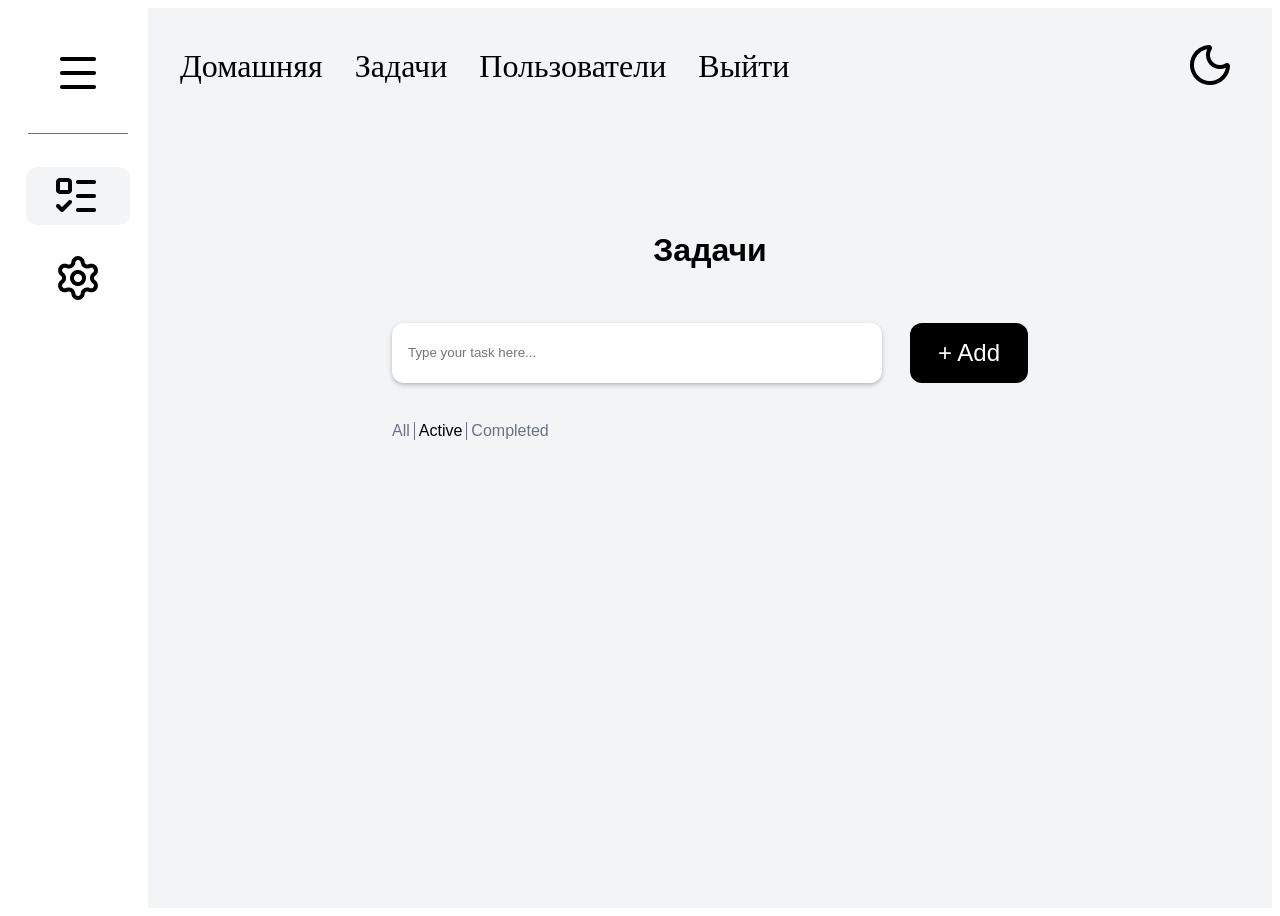
<file: crm/tasks/tasks.html>
<!doctype html>
<html lang="en">
<head>
    <meta charset="UTF-8">
    <meta name="viewport"
          content="width=device-width, user-scalable=no, initial-scale=1.0, maximum-scale=1.0, minimum-scale=1.0">
    <meta http-equiv="X-UA-Compatible" content="ie=edge">
    <link rel="stylesheet" href="./tasks.css">
    <title>Document</title>
</head>
<body>

<!--<h1>Задачи</h1>-->

<div class="schedule">
    <div class="schedule__header">
        <button id="schedule-button-left-menu" class="schedule__button--left-menu button">
            <img class="schedule__button--icon icon-light" src="../../assets/menu1.png">
            <img class="schedule__button--icon icon-dark" src="../../assets/menu2.png">
        </button>
        <div class="schedule__header--line"></div>
        <div class="schedule__header--navigation">
            <button id="schedule-button-tasks" class="schedule__button--tasks button">
                <img class="schedule__button--icon-center" src="../../assets/menuTasks.png">
            </button>
            <button id="schedule-button-settings" class="schedule__button--settings button">
                <img class="schedule__button--icon icon-light" src="../../assets/menuSettings.png">
                <img class="schedule__button--icon icon-dark" src="../../assets/menuSettings2.png">
            </button>
        </div>
    </div>

    <div class="schedule__content">
        <div class="schedule__content--line">
            <div class="header">
                <a class="logo" href="../home/home.html">Домашняя</a>
                <a class="logo" href="../tasks/tasks.html">Задачи</a>
                <a class="logo" href="../users/users.html">Пользователи</a>
                <a class="logo" href="../login/login.html">Выйти</a>
            </div>

            <button id="schedule-content-line-button" class="schedule__content--line-button"
                    onclick="changeColorTheme()">
                <img class="schedule__content--line-icon moon" src="../../assets/moon1.png">
                <img class="schedule__content--line-icon sun" src="../../assets/sun1.png">
            </button>
        </div>
        <div class="schedule__container">

            <h1 class="schedule-title">Задачи</h1>
            <div class="schedule__input">
                <input id="schedule-input-form" class="schedule__input--form" placeholder="Type your task here...">
                <button id="schedule-input-button" class="schedule__input--button" onclick="addTask()">+ Add</button>
            </div>
            <div class="schedule__menu">
                <div class="schedule__menu__left">
                    <a class="schedule__menu--component">All</a>
                    <a class="schedule__menu--component schedule__menu--component-active">Active</a>
                    <a class="schedule__menu--component">Completed</a>
                </div>
                <p class="schedule__menu-component"></p>
            </div>

            <div id="schedule-tasks" class="schedule__tasks">
            </div>
        </div>
    </div>
</div>

<script src="./tasks.js"></script>
</body>
</html>
</file>
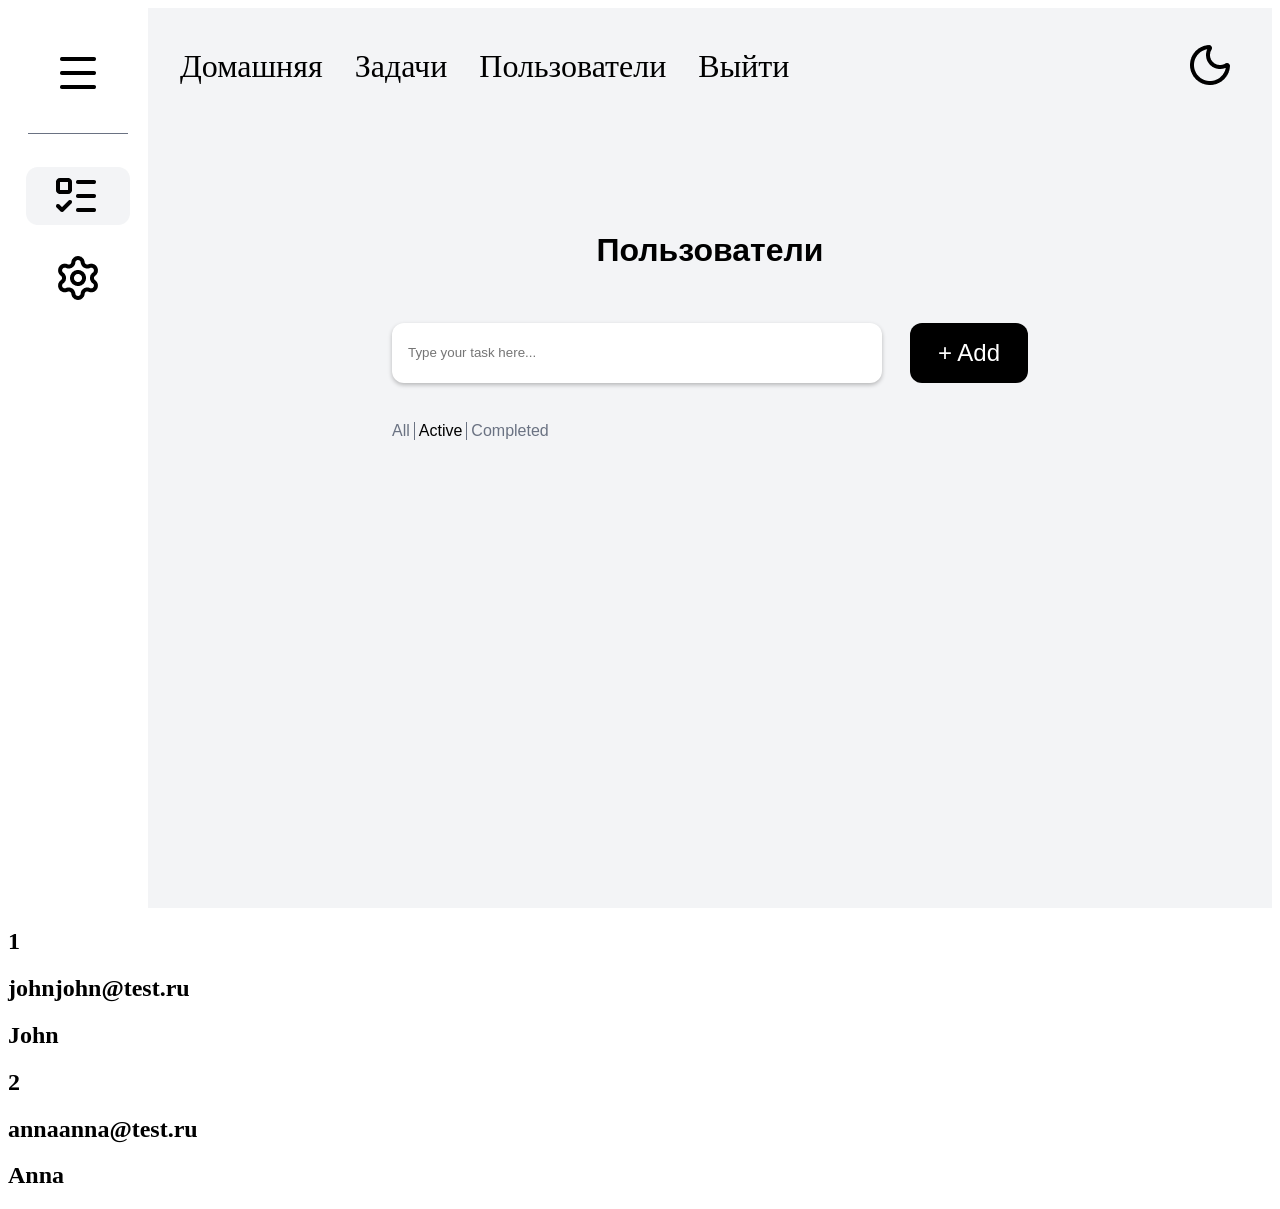
<file: crm/users/users.html>
<!doctype html>
<html lang="en">
<head>
    <meta charset="UTF-8">
    <meta name="viewport"
          content="width=device-width, user-scalable=no, initial-scale=1.0, maximum-scale=1.0, minimum-scale=1.0">
    <meta http-equiv="X-UA-Compatible" content="ie=edge">
    <link rel="stylesheet" href="./users.css">
    <title>Document</title>
</head>
<body>

<!--<h1>Пользователи</h1>-->

<div class="schedule">
    <div class="schedule__header">
        <button id="schedule-button-left-menu" class="schedule__button--left-menu button">
            <img class="schedule__button--icon icon-light" src="../../assets/menu1.png">
            <img class="schedule__button--icon icon-dark" src="../../assets/menu2.png">
        </button>
        <div class="schedule__header--line"></div>
        <div class="schedule__header--navigation">
            <button id="schedule-button-tasks" class="schedule__button--tasks button">
                <img class="schedule__button--icon-center" src="../../assets/menuTasks.png">
            </button>
            <button id="schedule-button-settings" class="schedule__button--settings button">
                <img class="schedule__button--icon icon-light" src="../../assets/menuSettings.png">
                <img class="schedule__button--icon icon-dark" src="../../assets/menuSettings2.png">
            </button>
        </div>
    </div>

    <div class="schedule__content">
        <div class="schedule__content--line">
            <div class="header">
                <a class="logo" href="../home/home.html">Домашняя</a>
                <a class="logo" href="../tasks/tasks.html">Задачи</a>
                <a class="logo" href="../users/users.html">Пользователи</a>
                <a class="logo" href="../login/login.html">Выйти</a>
            </div>

            <button id="schedule-content-line-button" class="schedule__content--line-button"
                    onclick="changeColorTheme()">
                <img class="schedule__content--line-icon moon" src="../../assets/moon1.png">
                <img class="schedule__content--line-icon sun" src="../../assets/sun1.png">
            </button>
        </div>
        <div class="schedule__container">

            <h1 class="schedule-title">Пользователи</h1>
            <div class="schedule__input">
                <input id="schedule-input-form" class="schedule__input--form" placeholder="Type your task here...">
                <button id="schedule-input-button" class="schedule__input--button" onclick="addTask()">+ Add</button>
            </div>
            <div class="schedule__menu">
                <div class="schedule__menu__left">
                    <a class="schedule__menu--component">All</a>
                    <a class="schedule__menu--component schedule__menu--component-active">Active</a>
                    <a class="schedule__menu--component">Completed</a>
                </div>
                <p class="schedule__menu-component"></p>
            </div>

            <div id="schedule-tasks" class="schedule__tasks">
            </div>
        </div>
    </div>
</div>

<div id="users"></div>
<script src="./users.js"></script>
</body>
</html>
</file>
<file: styles/main.css>
/*primitive tokens*/
:root {
    --font-family: josefin Sans, sans-serif;

    --font-size-xs: 12px;
    --font-size-base: 16px;
    --font-size-lg: 20px;
    --font-size-xl: 24px;
    --font-size-2xl: 32px;
    --font-size-3xl: 40px;
    --font-size-4xl: 48px;
    --font-size-5xl: 64px;

    --font-weight-light: 300;
    --font-weight-regular: 400;
    --font-weight-semi-bold: 600;
    --font-weight-bold: 700;


    --color-primary: #5956E9;
    --color-black: #232233;
    --color-white: #FFFFFF;
    --color-body-text: #6C6C72;

    --radius-xs: 4px;
    --radius-sm: 10px;
    --radius-xmd: 30px;
    --radius-md: 35px;

    --space-1-lg: 2px;
    --space-1: 4px;
    --space-2: 8px;
    --space-3: 12px;
    --space-4: 16px;
    --space-5: 20px;
    --space-6: 24px;
    --space-6-lg: 32px;
    --space-7: 40px;
    --space-7-lg: 66px;
    --space-8: 96px;
    --space-9: 128px;
    --space-10: 160px;
    --space-10-lg: 252px;
    --space-11: 334px;

    --container-max: 375px;

}

/*semantic tokens*/
:root {
    --container-gutter: var(--space-6);
    --hero-padding-top: var(--space-9);
    --hero-padding-bottom: var(--space-9);
}

body {
    font-family: var(--font-family);
}

h1 {
    font-size: var(--font-size-5xl);
    line-height: 1.15;
    letter-spacing: -0.04em;
    font-weight: var(--font-weight-bold);
}

h2 {
    font-size: var(--font-size-4xl);
    line-height: 1.15;
    letter-spacing: -0.03em;
    font-weight: var(--font-weight-bold);
}

h3 {
    font-size: var(--font-size-3xl);
    font-weight: var(--font-weight-semi-bold);
}

h4 {
    font-size: var(--font-size-2xl);
    font-weight: var(--font-weight-bold);
}

h5 {
    font-size: var(--font-size-xl);
    font-weight: var(--font-weight-semi-bold);
}

h6 {
    font-size: var(--font-size-lg);
    font-weight: var(--font-weight-semi-bold);
}

h7 {
    font-size: var(--font-size-base);
    font-weight: var(--font-weight-regular);
    line-height: 1.5;
}

h8 {
    font-size: var(--font-size-xs);
    font-weight: var(--font-weight-light);
}

h1, h2, h3, h4, h5, h6, h7, h8 {
    margin: 0;
}
</file>
<file: styles/sections/header.css>
.header {
    background: var(--color-primary);
    padding-top: var(--space-6-lg);
    padding-bottom: var(--space-6-lg);
    padding-right: clamp(var(--space-4), calc(5.357vw - 1.143px), var(--space-7));
    padding-left: clamp(var(--space-4), calc(5.357vw - 1.143px), var(--space-7));
}

.header__top {
    display: none;
}

.header__menu {
    display: none;
}

.header__container {
    display: flex;
    flex-direction: row;
    justify-content: space-between;
    align-items: center;
    padding-top: var(--space-1);
    padding-bottom: var(--space-1);
    padding-right: var(--space-1);
    padding-left: clamp(var(--space-2), 0.37px + 2.04vw, var(--space-4));
    background: var(--color-white);
    border-radius: var(--radius-xs);
    height: clamp(37px, 17.92px + 5vw, 57px);
}

.header__left {
    flex: 1;
    display: flex;
    justify-content: flex-start;
}

.header__logo {
    display: flex;
    align-items: center;
    flex: 0 0 auto;
    background-color: var(--color-white);
    color: var(--color-black);
    padding-top: clamp(var(--space-6), 16.37px + 2vw, var(--space-6-lg));
    padding-bottom: clamp(var(--space-6), 16.37px + 2vw, var(--space-6-lg));
    padding-left: clamp(var(--space-3), 8.18px + 1vw, var(--space-4));
    padding-right: clamp(var(--space-3), 8.18px + 1vw, var(--space-4));
    border-radius: var(--radius-xs);
    box-shadow: 0 1px 10px rgba(0, 0, 0, 0.1);
    text-transform: uppercase;
    font-weight: var(--font-weight-semi-bold);
    font-size: clamp(var(--font-size-xs), 4.4px + 2vw, var(--font-size-lg));
}

.header__right {
    flex: 1;
    display: flex;
    justify-content: flex-end;
}

.header__button.button {
    font-size: clamp(var(--font-size-xs), 4.4px + 2vw, var(--font-size-lg));
    padding-right: clamp(var(--space-2), 0.37px + 2.04vw, var(--space-4));
    padding-left: clamp(var(--space-2), 0.37px + 2.04vw, var(--space-4));
}

@media (min-width: 768px) {
    .header {
        padding-right: 50px;
        padding-left: 50px;
    }
    .header__top {
        display: flex;
        flex-direction: row;
        justify-content: space-between;
        color: var(--color-white);
        padding-bottom: var(--space-6-lg);
    }
    .header__contacts {
        display: flex;
        flex-direction: row;
        gap: var(--space-7);
    }
    .header__contact {
        display: flex;
        flex-direction: row;
        align-items: center;
        gap: var(--space-4);
        flex: 0 1 auto;
    }
    .header__socials {
        display: flex;
        flex-direction: row;
        gap: var(--space-6-lg);
    }
    .header__container {
        padding-left: clamp(var(--space-4), -20.00px + 4.69vw, var(--space-7));
    }
}

@media (min-width: 1280px) {
    .header {
        padding-right: clamp(50px, calc(5.357vw - 1.143px), 160px);
        padding-left: clamp(50px, calc(5.357vw - 1.143px), 160px);
    }
    .header__hamburger {
        display: none;
    }
    .header__menu {
        display: flex;
        align-items: center;
        gap: var(--space-7);
    }
    .header__menu-item {
        text-transform: uppercase;
        font-size: var(--font-size-lg);
        font-weight: var(--font-weight-semi-bold);
    }
    .header__menu-active {
        color: var(--color-primary);
        border-bottom: 2px solid var(--color-primary);
    }
    .header__right,
    .header__left {
        flex: 1;
        display: flex;
        align-items: center;
    }
    .header__right {
        justify-content: flex-end;
        gap: var(--space-7);
    }
}
</file>
<file: styles/sections/app.css>
.hero {
    background: var(--color-primary) url("../../assets/BackgroundImage.png") center/cover no-repeat;
    padding-top: var(--space-7-lg);
    padding-bottom: var(--space-9);
    display: flex;
    flex-direction: column;
    align-items: center;
    gap: var(--space-7-lg);
}

.hero__card-wrapper {
    position: relative;
    display: inline-flex;
    justify-content: flex-start;
    align-items: center;
    width: clamp(323px, 287.69px + 9.41vw, 360px);
    height: clamp(358px, 336.05px + 5.85vw, 381px);
}

.hero__frame {
    position: absolute;
    top: 0;
    left: 15px;
    width: 100%;
    height: 100%;
    z-index: 1;
    object-fit: fill;
}

.hero__container {
    position: relative;
    left: -10px;
    z-index: 2;
    box-sizing: border-box;
    background: var(--color-white);
    padding-top: clamp(var(--space-4), 47.27px + -4.07vw, var(--space-6-lg));
    padding-bottom: clamp(var(--space-4), 23.82px + -1.02vw, var(--space-5));
    padding-left: var(--space-4);
    padding-right: clamp(var(--space-1), 19.63px + -2.04vw, var(--space-3));
    display: flex;
    flex-direction: column;
    width: clamp(323px, 287.69px + 9.41vw, 360px);
    height: 318px;
}

.hero__title {
    color: var(--color-primary);
    text-transform: uppercase;
    font-size: clamp(var(--font-size-xl), 16.37px + 2.04vw, var(--font-size-2xl));
}

.hero__text {
    padding-top: clamp(var(--space-2), 23.63px + -2.04vw, var(--space-4));
    padding-bottom: clamp(var(--space-6), 39.63px + -2.04vw, var(--space-6-lg));
    color: var(--color-body-text);
    width: 95%;
}

.hero__subtitle {
    text-transform: uppercase;
}

.hero__buttons {
    display: flex;
    flex-direction: row;
    gap: var(--space-3);
    padding-top: var(--space-5);
}

.hero__action img {
    width: 100%;
}

.hero__wrapper {
    position: relative;
    display: inline-block;
}

.hero__image {
    width: 100%;
    display: block;
    border-radius: var(--radius-md);
}


@media (min-width: 768px) {
    .hero {
        background: var(--color-primary) url("../../assets/BackgroundImage2.png") center/cover no-repeat;
        flex-direction: row;
        align-items: center;
        justify-content: center;
        padding: var(--space-10) var(--space-7);
    }
    .hero__card-wrapper {
        width: clamp(360px, 70.92px + 37.64vw, 628px);
        height: clamp(381px, 150.00px + 30.08vw, 535px);
    }
    .hero__container {
        width: clamp(360px, 45.00px + 41.02vw, 570px);
        height: clamp(318px, 147.00px + 22.27vw, 432px);
        padding-top: clamp(var(--space-4), -20.00px + 4.69vw, var(--space-7));
        padding-bottom: clamp(var(--space-4), -20.00px + 4.69vw, var(--space-7));
        padding-left: clamp(var(--space-4), 4.00px + 1.56vw, var(--space-6));
        padding-right: clamp(var(--space-1), -26.00px + 3.91vw, var(--space-6));
    }
    .hero__title {
        font-size: clamp(var(--font-size-2xl), 8.00px + 3.13vw, var(--font-size-4xl));
        font-weight: var(--font-weight-bold);
    }
    .hero__subtitle {
        font-size: clamp(var(--font-size-lg), 14.00px + 0.78vw, var(--font-size-xl));
    }
    .hero__text {
        padding-top: clamp(var(--space-2), -4.00px + 1.56vw, var(--space-4));
        padding-bottom: clamp(var(--space-6), 0.00px + 3.13vw, var(--space-7));
    }
    .hero__action {
        width: 150px;
        height: auto;
    }
}

@media (min-width: 1280px) {
    .hero {
        background: var(--color-primary) url("../../assets/BackgroundImage3.png") center/cover no-repeat;
        flex-direction: row;
        align-items: center;
        justify-content: center;
        gap: var(--space-8);
        padding: var(--space-7-lg) var(--space-9);
    }
    .hero__container {
        max-width: none;
        margin: 0;
    }
    .hero__action {
        width: clamp(150px, 12vw, 200px);
        height: auto;
    }
    .hero__action img {
        width: 100%;
        height: auto;
        display: block;
    }

    .hero__image {
        flex: 0 0 auto;
        width: clamp(400px, 25vw, 500px);
        max-width: 500px;
        padding-left: 0;
        margin: 0;
        display: block;
    }
}
</file>
<file: styles/components/button.css>
.button {
    background: var(--color-primary);
    color: var(--color-white);
    padding: var(--space-3) var(--space-2);
    border: 0;
    border-radius: var(--radius-xs);
    font-size: var(--font-size-xs);
    text-transform: uppercase;
    font-weight: var(--font-weight-semi-bold);
}
</file>
<file: styles/sections/about.css>
.about {
    padding-top: clamp(var(--space-7-lg), calc(15.776vw + 6.84px), var(--space-9));
    padding-bottom: clamp(var(--space-7-lg), calc(23.919vw - 23.7px), var(--space-10));
    padding-left: clamp(var(--space-4), calc(6.107vw - 6.9px), var(--space-7));
    padding-right: clamp(var(--space-4), calc(6.107vw - 6.9px), var(--space-7));
}

.about__container {
    display: flex;
    flex-direction: column;
    align-items: center;
}

.about__title {
    text-transform: uppercase;
    font-size: clamp(var(--font-size-xl), calc(1.781vw + 18.32px), var(--font-size-2xl));
}

.about__text {
    padding-top: var(--space-4);
    padding-bottom: clamp(var(--space-7), calc(6.616vw + 15.19px), var(--space-7-lg));
    color: var(--color-body-text);
    width: 90%;
    text-align: center;
}

.about__text-big,
.about__text-extra {
    display: none;
}

.about__description {
    display: flex;
    flex-direction: column;
    align-items: center;
    gap: var(--space-7);
}

.about__image {
    width: 70%;
}

.about__list {
    display: flex;
    flex-direction: column;
    gap: var(--space-5);
}

.about__item {
    display: flex;
    flex-direction: row;
    gap: var(--space-4);
    padding-top: var(--space-4);
    padding-bottom: var(--space-3);
    padding-left: var(--space-5);
    padding-right: var(--space-4);
    box-shadow: 0 1px 10px rgba(0, 0, 0, 0.1);
    border-radius: 10px;
}

.about__item-text-extra {
    display: none;
}

.about__item-text {
    display: flex;
    flex-direction: column;
    gap: var(--space-1);
}

.about__item-title {
    text-transform: uppercase;
}

.about__item-subtitle {
    color: var(--color-body-text);
    word-break: break-all;
}

.checkbox {
    width: 20px;
    height: 20px;
}

@media (min-width: 768px) {
    .about {
        padding-left: clamp(var(--space-7), -92.00px + 17.19vw, var(--space-9));
        padding-right: clamp(var(--space-7), -92.00px + 17.19vw, var(--space-9));
    }
    .about__title {
        font-weight: var(--font-weight-bold);
    }
    .about__description {
        display: flex;
        flex-direction: row;
        gap: clamp(var(--space-7), calc(23.4375vw - 140px), var(--space-10));
    }
    .about__image {
        width: 40%;
    }
    .about__item-subtitle {
        word-break: normal;
    }
    .about__text {
        width: 65%;
    }
    .about__text-big {
        display: inline;
    }
    .about__item {
        padding-top: clamp(var(--space-4), -8.00px + 3.13vw, var(--space-6-lg));
    }
}

@media (min-width: 1280px) {
    .about__image {
        width: 30%;
    }
    .about__item-text-extra {
        display: inline;
    }
    .about__text {
        display: none;
    }
    .about__text-extra {
        display: inline;
        text-align: center;
        padding-top: var(--space-4);
        padding-bottom: var(--space-7-lg);
        color: var(--color-body-text);
        width: 65%;
    }
    .about__list {
        flex: 1;
    }
}
</file>
<file: styles/sections/features.css>
.features {
    background: var(--color-primary) url("../../assets/Rectangle 23.png") center/cover no-repeat;
    color: var(--color-white);
    padding: var(--space-7-lg) var(--space-7);
}

.features__container {
    display: flex;
    flex-direction: column;
    align-items: center;
    width: 100%;
}

.features__about {
    text-align: center;
    padding-top: var(--space-4);
    padding-bottom: clamp(var(--space-6-lg), calc(17.91px + 3.76vw), var(--space-7-lg));
}

.features__about-big,
.features__about-extra {
    display: none;
}

.features__list {
    display: flex;
    flex-direction: column;
    align-items: center;
    gap: var(--space-7);
    width: 100%;
    box-sizing: border-box;
}

.features__item {
    display: flex;
    flex-direction: column;
    align-items: center;
    text-align: center;
}

.features__item-title {
    text-transform: uppercase;
    padding-top: var(--space-6-lg);
    padding-bottom: var(--space-4);
    width: 80%;
}

.features__item-text {
    width: 80%;
}

.features__title {
    text-transform: uppercase;
    font-size: clamp(var(--font-size-xl), calc(20.69px + 0.88vw), var(--font-size-2xl));
}

.features__image {
    filter: drop-shadow(40px 40px 100px rgba(24, 48, 63, 0.5));
    border-radius: 40px;
}

.features__item--bottom .features__item-text {
    width: 100%;
}


@media (min-width: 768px) {
    .features {
        background: var(--color-primary) url("../../assets/Rectangle23(1).png") center/cover no-repeat;
    }
    .features__title {
        font-weight: var(--font-weight-bold);
    }
    .features__about {
        width: 65%;
    }
    .features__about-big {
        display: inline;
    }
    .features__list {
        display: grid;
        grid-template-columns: repeat(3, 1fr);
        grid-template-areas:
            ". top ."
            "left-top phone right-top"
            "left-bottom phone right-bottom"
            ". bottom .";
        gap: var(--space-2);
        padding-left: 0;
        padding-right: 0;
    }

    .features__item--top {
        grid-area: top;
        text-align: center;
        padding-bottom: var(--space-7);
    }

    .features__item--bottom {
        grid-area: bottom;
        text-align: center;
        padding-top: var(--space-7);
        width: 320px;
    }

    .features__item--left-top {
        grid-area: left-top;
        text-align: right;
        align-items: flex-end;
    }

    .features__item--right-top {
        grid-area: right-top;
        text-align: left;
        align-items: flex-start;
    }

    .features__item--left-bottom {
        grid-area: left-bottom;
        text-align: right;
        align-items: flex-end;
    }

    .features__item--right-bottom {
        grid-area: right-bottom;
        text-align: left;
        align-items: flex-start;
    }

    .features__image {
        grid-area: phone;
        justify-self: center;
        filter: drop-shadow(10px 10px 100px rgba(24, 48, 63, 0.3));
    }
    .features__item-title,
    .features__item-text {
        width: 100%;
    }
}

@media (min-width: 1280px) {
    .features {
        background: var(--color-primary) url("../../assets/Rectangle-14.png") center/cover no-repeat;
    }
    .features__about {
        display: none;
    }
    .features__about-extra {
        display: inline;
        width: 50%;
    }
    .features__list {
        padding-left: var(--space-9);
        padding-right: var(--space-9);
    }
    .features__image {
        filter: drop-shadow(40px 40px 100px rgba(24, 48, 63, 0.5));
    }
}
</file>
<file: styles/sections/gallery.css>
.gallery {
    padding-top: clamp(var(--space-7-lg), 40.31px + 6.85vw, var(--space-9));
}

.gallery__container {
    display: flex;
    flex-direction: column;
    align-items: center;
    text-align: center;
}

.gallery__title {
    text-transform: uppercase;
    font-weight: clamp(var(--font-size-xl), 20.69px + 0.88vw, var(--font-size-2xl));
}

.gallery__title span {
    display: block;
}

.gallery__subtitle {
    color: var(--color-body-text);
    padding-top: var(--space-4);
    padding-bottom: clamp(var(--space-7), 29.23px + 2.87vw, var(--space-7-lg));
    width: 80%;
}

.gallery__subtitle-extra,
.gallery__subtitle-big {
    display: none;
}

.gallery__slider {
    display: flex;
    flex-direction: row;
    align-items: center;
    padding-bottom: var(--space-7);
}

.gallery__slide {
    width: 160px;
    height: auto;
    object-fit: contain;
}

.gallery__slide-active {
    position: relative;
    z-index: 5;
    transform: scale(1.2);
    margin-right: var(--space-3);
    margin-left: var(--space-3);
}

.gallery__image--left,
.gallery__image--right {
    position: relative;
    z-index: 4;
    transform: scale(0.9);
}

.gallery__image--far-left,
.gallery__image--far-right {
    position: relative;
    z-index: 3;
    transform: scale(0.9);
    margin: 0 -100px;
}

.gallery__dots {
    display: flex;
    flex-direction: row;
    gap: var(--space-4);
}

@media (min-width: 768px) {
    .gallery__title {
        font-weight: var(--font-weight-bold);
    }
    .gallery__subtitle {
        padding-top: clamp(var(--space-4), 4.00px + 1.56vw, var(--space-6));
        width: 57%;
    }
    .gallery__subtitle-big {
        display: inline;
    }
    .gallery__slide {
        width: clamp(160px, 40.00px + 15.63vw, 240px);
    }
}

@media (min-width: 1280px) {
    .gallery__title span {
        display: inline;
    }
    .gallery__subtitle {
        display: none;
    }
    .gallery__subtitle-extra {
        display: inline;
        width: 47%;
    }
}
</file>
<file: styles/sections/download.css>
.download {
    padding-top: clamp(var(--space-7-lg), 40.31px + 6.85vw, var(--space-9));
    padding-bottom: clamp(var(--space-7-lg), 40.31px + 6.85vw, var(--space-9));
    padding-left: clamp(var(--space-4), -6.90px + 6.11vw, var(--space-7));
    padding-right: clamp(var(--space-4), -6.90px + 6.11vw, var(--space-7));
}

.download__container-info {
    display: flex;
    flex-direction: column;
    align-items: flex-start;
}

.download__title {
    text-transform: uppercase;
    font-size: clamp(var(--font-size-xl), 20.69px + 0.88vw, var(--font-size-2xl));
    width: 80%;
}

.download__subtitle {
    padding-top: var(--space-4);
    padding-bottom: var(--space-7);
    color: var(--color-body-text);
    width: 95%;
}

.download__subtitle-big {
    display: none;
}

.download__buttons {
    display: flex;
    flex-direction: row;
    gap: var(--space-6);
    padding-bottom: var(--space-7-lg);
}

.download__button img {
    width: 150px;
    height: auto;
    display: block;
}

.download__stats {
    display: grid;
    grid-template-columns: repeat(3, 1fr);
    gap: var(--space-5);
    padding-bottom: var(--space-7-lg);
}

.download__stat {
    background: var(--color-primary);
    color: var(--color-white);
    border-radius: 5px;
    display: flex;
    flex-direction: column;
    align-items: center;
    justify-content: center;
    gap: var(--space-2);
    padding: var(--space-3) var(--space-1);
}

.download__stat-icon {
    width: 20%;
}

.download__image {
    width: 100%;
}

@media (min-width: 768px) {
    .download {
        padding-left: clamp(var(--space-7), -92.00px + 17.19vw, var(--space-9));
        padding-right: clamp(var(--space-7), -92.00px + 17.19vw, var(--space-9));
    }
    .download__container {
        display: flex;
        flex-direction: row;
        gap: var(--space-6);
        align-items: center;
    }
    .download__container-info {
        flex: 1;
    }
    .download__image {
        flex: 1;
    }
    .download__title {
        font-weight: var(--font-weight-bold);
        width: 75%;
    }
    .download__subtitle {
        width: 100%;
    }
    .download__stat {
        white-space: nowrap;
        gap: clamp(var(--space-2), -4.00px + 1.56vw, var(--space-4));
    }
    .download__stat-number {
        font-size: clamp(var(--font-size-lg), 14.00px + 0.78vw, var(--font-size-xl));
    }
    .download__stat-text {
        font-size: clamp(var(--font-size-base), 10.00px + 0.78vw, var(--font-size-lg));
    }
}

@media (min-width: 1280px) {
    .download__title {
        width: 100%;
    }
    .download__subtitle {
        /*width: 100%;*/
    }
    .download__subtitle-big {
        display: inline;
    }
    .download__stat-text {
        text-transform: uppercase;
        font-weight: var(--font-weight-semi-bold);
    }
}
</file>
<file: styles/sections/video.css>
.video {
    background: var(--color-primary);
    color: var(--color-white);
    padding-top: clamp(var(--space-7), 90.81px + -6.62vw, var(--space-7-lg));
    padding-bottom: var(--space-7-lg);
    padding-left: clamp(var(--space-4), -60.34px + 20.36vw, var(--space-8));
    padding-right: clamp(var(--space-4), -60.34px + 20.36vw, var(--space-8));
}

.video__container {
    display: flex;
    flex-direction: column;
    align-items: center;
    text-align: center;
}

.video__title {
    text-transform: uppercase;
    font-size: clamp(var(--font-size-xl), 16.37px + 2.04vw, var(--font-size-2xl));
}

.video__subtitle-big,
.video__subtitle-extra {
    display: none;
}

.video__subtitle {
    width: 85%;
    padding-top: clamp(var(--space-5), 59.08px + -5.09vw, var(--space-7));
    padding-bottom: clamp(var(--space-7), 15.19px + 6.62vw, var(--space-7-lg));
}

.video__image {
    margin-bottom: -140px;
    border-radius: var(--radius-sm);
    width: 100%;
    box-shadow: 0px 10px 100px rgba(0, 0, 0, 0.24);
}

@media (min-width: 768px) {
    .video {
        padding-top: clamp(var(--space-7), -92.00px + 17.19vw, var(--space-9));
    }

    .video__title {
        font-weight: var(--font-weight-bold);
        width: 90%;
    }

    .video__subtitle {
        padding-top: clamp(var(--space-5), 12.00px + 1.04vw, var(--space-6-lg));
        width: 77%;
    }
    .video__subtitle-big {
        display: inline;
    }
    .video__image {
        margin-bottom: -190px;
    }
}

@media (min-width: 1280px) {
    .video {
        background: url("../../assets/Rectangle 15.png") center/cover no-repeat;
    }
    .video__title {
        width: 100%;
    }
    .video__subtitle {
        display: none;
    }
    .video__subtitle-extra {
        display: inline;
        width: 55%;
    }
    .video__image {
        width: 70%;
        margin-bottom: -220px;
    }
}
</file>
<file: styles/sections/team.css>
.team {
    margin-top: clamp(var(--space-9), 78.00px + 13.33vw, var(--space-11));
    padding-bottom: clamp(var(--space-7-lg), 6.84px + 15.78vw, var(--space-9));
    padding-left: clamp(var(--space-4), -6.90px + 6.11vw, var(--space-7));
    padding-right: clamp(var(--space-4), -6.90px + 6.11vw, var(--space-7));
}

.team__container {
    display: flex;
    flex-direction: column;
    align-items: center;
    text-align: center;
}

.team__title {
    text-transform: uppercase;
    font-size: clamp(var(--font-size-xl), 20.69px + 0.88vw, var(--font-size-2xl));
}

.team__subtitle {
    padding-top: var(--space-4);
    padding-bottom: clamp(var(--space-7), 29.23px + 2.87vw, var(--space-7-lg));
    width: 90%;
    color: var(--color-body-text);
}

.team__subtitle-big,
.team__subtitle-extra {
    display: none;
}

.team__list {
    display: flex;
    flex-direction: column;
    gap: var(--space-6-lg);
}

.team__item {
    display: flex;
    flex-direction: column;
    align-items: center;
    box-shadow: 0px 1px 10px rgba(0, 0, 0, 0.1);
    border-radius: 10px;
    padding-top: var(--space-6-lg);
    padding-bottom: var(--space-7);
    padding-left: var(--space-1);
    padding-right: var(--space-1);
}

.team__item-avatar {
    position: relative;
    width: 180px;
    height: 180px;
}

.team__item-photo {
    position: absolute;
    top: 50%;
    left: 50%;
    transform: translate(-50%, -50%);
    width: 90%;
    height: 90%;
    object-fit: cover;
}

.team__item-frame {
    position: absolute;
    top: 0;
    left: 0;
    width: 100%;
    height: 100%;
    z-index: 2;
}

.team__item-title {
    text-transform: uppercase;
    padding-top: clamp(var(--space-3), 117.53px + -13.74vw, var(--space-7-lg));
    font-size: clamp(var(--font-size-lg), 43.45px + -3.05vw, var(--font-size-2xl));
}

.team__item-subtitle {
    text-transform: uppercase;
    padding-bottom: var(--space-4);
    color: var(--color-body-text);
    font-size: clamp(var(--font-size-base), 23.82px + -1.02vw, var(--font-size-lg));
}

.team__item-text {
    color: var(--color-body-text);
    padding-bottom: var(--space-6-lg);
    width: 95%;
}

.team__item-socials {
    display: flex;
    flex-direction: row;
    align-items: center;
    gap: var(--space-6);
}

.team__item-social {
    padding-right: var(--space-6-lg);
    border-right: 1px solid var(--color-body-text);
}

.team__item-social:last-child {
    border-right: none;
}

.team__item-social-icon {
    height: 24px;
    width: 24px;
    display: block;
    object-fit: contain;
}

@media (min-width: 768px) {
    .team__title {
        font-weight: var(--font-weight-bold);
    }
    .team__list {
        display: grid;
        grid-template-columns: repeat(3, 1fr);
        gap: var(--space-6);
    }
    .team__subtitle {
        width: 65%;
    }
    .team__subtitle-big {
        display: inline;
    }
    .team__item {
        padding-right: clamp(var(--space-1), -20.00px + 3.13vw, var(--space-5));
        padding-left: clamp(var(--space-1), -20.00px + 3.13vw, var(--space-5));
    }
    .team__item-socials {
        gap: var(--space-3);
    }
    .team__item-social {
        padding-right: var(--space-3);
    }
    .team__item-title {
        padding-top: clamp(var(--space-3), -69.00px + 10.55vw, var(--space-7-lg));
        font-weight: var(--font-weight-semi-bold);
        font-size: clamp(var(--font-size-lg), 2.00px + 2.34vw, var(--font-size-2xl));
    }
    .team__item-subtitle {
        padding-top: var(--space-2);
        font-weight: var(--font-weight-regular);
        font-size: clamp(var(--font-size-base), 10.00px + 0.78vw, var(--font-size-lg));
    }
}

@media (min-width: 1280px) {
    .team__subtitle {
        display: none;
    }
    .team__subtitle {
        width: 50%;
    }
    .team__subtitle-extra {
        display: inline;
    }
    .team__item-title {
        white-space: nowrap;
        font-weight: var(--font-weight-bold);
    }
    .team__item-subtitle {
        font-weight: var(--font-weight-semi-bold);
    }
    .team__item-text {
        width: 95%;
    }
    .team__item-socials {
        gap: var(--space-6);
    }
    .team__item-social {
        padding-right: var(--space-6-lg);
    }
}
</file>
<file: styles/sections/customers.css>
.customers {
    background: url("../../assets/Rectangle23.png") center/cover no-repeat;
    color: var(--color-white);
    padding-top: clamp(var(--space-7-lg), 6.84px + 15.78vw, var(--space-9));
    padding-bottom: clamp(var(--space-7-lg), 6.84px + 15.78vw, var(--space-9));
    overflow: hidden;
}

.customers__container {
    display: flex;
    flex-direction: column;
    align-items: center;
    text-align: center;
}

.customers__title {
    text-transform: uppercase;
    padding-bottom: var(--space-4);
    font-size: clamp(var(--font-size-xl), 16.37px + 2.04vw, var(--font-size-2xl));
}

.customers__subtitle {
    width: 80%;
}

.customers__subtitle-big,
.customers__subtitle-extra {
    display: none;
}

.customers__list {
    display: flex;
    flex-direction: row;
    justify-content: center;
    align-items: center;
    gap: -100px;
    padding-top: clamp(var(--space-6-lg), 23.75px + 2.20vw, var(--space-7-lg));
    padding-bottom: clamp(var(--space-7), 15.19px + 6.62vw, var(--space-7-lg));
}

.customers__item {
    background: var(--color-white);
    color: var(--color-black);
    display: flex;
    flex-direction: column;
    align-items: center;
    padding-top: var(--space-5);
    padding-bottom: var(--space-5);
    padding-left: clamp(var(--space-2), -22.53px + 8.14vw, var(--space-7));
    padding-right: clamp(var(--space-2), -22.53px + 8.14vw, var(--space-7));
    box-shadow: 0px 10px 100px rgba(0, 0, 0, 0.24);
    border-radius: 10px;
    width: clamp(340px, 235.04px + 27.99vw, 450px);
    box-sizing: border-box;
    z-index: 2;
    transform: scale(1);
}

.card-side {
    box-shadow: none;
    z-index: 1;
    margin-right: clamp(-300px, -202.29px + -12.72vw, -250px);
    margin-left: clamp(-300px, -202.29px + -12.72vw, -250px);
    transform: scale(0.8);
}

.customers__item-avatar {
    width: 20%;
    padding-bottom: var(--space-3);
}

.customers__item-name {
    text-transform: uppercase;
}

.customers__item-role {
    padding-bottom: var(--space-4);
}

.customers__item-text {
    color: var(--color-body-text);
}

.customers__item--text-big {
    display: none;
}

.customers__dots {
    display: flex;
    flex-direction: row;
    gap: var(--space-4);
}

.customers__dots-link {
    position: relative;
    display: block;
    width: 20px;
    height: 20px;
}

.customers__dots-icon {
    position: absolute;
    top: 50%;
    left: 50%;
    transform: translate(-50%, -50%);
    width: 80%;
    height: 80%;
    object-fit: cover;
}

.customers__dots-frame {
    position: absolute;
    top: 0;
    left: 0;
    width: 100%;
    height: 100%;
    z-index: 2;
    object-fit: contain;
}

@media (min-width: 768px) {
    .customers {
        background: url("../../assets/Rectangle23(2).png") center/cover no-repeat;
    }
    .customers__title {
        font-weight: var(--font-weight-bold);
        padding-bottom: clamp(var(--space-4), 4.00px + 1.56vw, var(--space-6));
    }
    .customers__subtitle {
        width: 57%;
    }
    .customers__subtitle-big {
        display: inline;
    }
    .customers__item-avatar {
        width: 14%;
        padding-bottom: clamp(var(--space-3), 0.00px + 1.56vw, var(--space-5));
    }
    .customers__item-role {
        padding-bottom: clamp(var(--space-2), 28.00px + -1.56vw, var(--space-4));
    }
    .customers__item {
        width: clamp(450px, -30.00px + 62.50vw, 770px);
    }
    .card-side {
        margin-right: clamp(-500px, 0.00px + -39.06vw, -300px);
        margin-left: clamp(-500px, 0.00px + -39.06vw, -300px);
    }
}

@media (min-width: 1280px) {
    .customers {
        background: url("../../assets/Rectangle14(1).png") center/cover no-repeat;
    }
    .customers__subtitle {
        display: none;
    }
    .customers__subtitle-extra {
        display: inline;
        width: 47%;
    }
    .customers__item-name {
        font-weight: var(--font-weight-bold);
    }
    .customers__item-text {
        width: 93%;
    }
    .customers__item--text-big {
        display: inline;
    }
}
</file>
<file: styles/sections/blog.css>
.blog {
    padding-top: clamp(var(--space-7-lg), 6.84px + 15.78vw, var(--space-9));
    padding-bottom:  var(--space-10-lg);
    padding-left: clamp(var(--space-3), -14.72px + 7.12vw, var(--space-7));
    padding-right: clamp(var(--space-3), -14.72px + 7.12vw, var(--space-7));
}

.blog__container {
    display: flex;
    flex-direction: column;
    align-items: center;
    text-align: center;
}

.blog__title {
    text-transform: uppercase;
    padding-bottom: var(--space-4);
    font-size: clamp(var(--font-size-xl), 16.37px + 2.04vw, var(--font-size-2xl));
}

.blog__subtitle {
    width: 85%;
    color: var(--color-body-text);
    padding-bottom: var(--space-7);
}

.blog__subtitle-big,
.blog__subtitle-extra {
    display: none;
}

.blog__list {
    display: flex;
    flex-direction: column;
    gap: clamp(var(--space-6), 55.27px + -4.07vw, var(--space-7));
}

.blog__item {
    display: flex;
    flex-direction: column;
    gap: var(--space-6-lg);
    border-radius: 10px;
    box-shadow: 0px 1px 10px rgba(0, 0, 0, 0.1);
}

.blog__item-image {
    width: 100%;
    border-radius: 10px 10px 0 0;
    box-shadow: 0px 1px 10px rgba(0, 0, 0, 0.1);
}

.blog__item-content {
    display: flex;
    flex-direction: column;
    align-items: flex-start;
    text-align: left;
    gap: var(--space-5);
    padding-left: var(--space-4);
    padding-bottom: var(--space-6-lg);
}

.blog__item-title {
    text-transform: uppercase;
    width: 96%;
}

.blog__item-subtitle {
    color: var(--color-body-text);
    width: 80%;
}

.blog__item-read-more {
    color: var(--color-primary);
    text-transform: uppercase;
    border-bottom: 1px solid var(--color-primary);
    font-size: var(--font-size-lg);
    font-weight: var(--font-weight-semi-bold);
}

@media (min-width: 768px) {
    .blog {

    }
    .blog__title {
        font-weight: var(--font-weight-bold);
        padding-bottom: clamp(var(--space-4), 4.00px + 1.56vw, var(--space-6));
    }
    .blog__subtitle {
        width: 65%;
        padding-bottom: clamp(var(--space-7), 1.00px + 5.08vw, var(--space-7-lg));
    }
    .blog__subtitle-big {
        display: inline;
    }
    .blog__list {
        flex-direction: row;
        gap: clamp(var(--space-6), 12.00px + 1.56vw, var(--space-6-lg));
    }
    .blog__item-title {
        width: 100%;
    }
    .blog__item-subtitle {
        width: 90%;
    }
}

@media (min-width: 1280px) {
    .blog__subtitle {
        display: none;
    }
    .blog__subtitle-extra {
        display: inline;
        width: 50%;
    }
}
</file>
<file: styles/sections/footer.css>
.footer {
    background: var(--color-black);
    color: var(--color-white);
    padding-right: clamp(var(--space-4), -6.90px + 6.11vw, var(--space-7));
    padding-left: clamp(var(--space-4), -6.90px + 6.11vw, var(--space-7));
    padding-bottom: clamp(var(--space-4), 31.63px + -2.04vw, var(--space-6));
}

.footer__container {
    display: flex;
    flex-direction: column;
    align-items: center;
}

.footer__contacts {
    background: var(--color-white);
    color: var(--color-black);
    padding-top: clamp(var(--space-5), 43.45px + -3.05vw, var(--space-6-lg));
    padding-bottom: clamp(var(--space-5), 43.45px + -3.05vw, var(--space-6-lg));
    padding-left: clamp(var(--space-4), 47.27px + -4.07vw, var(--space-6-lg));
    padding-right: clamp(var(--space-4), 47.27px + -4.07vw, var(--space-6-lg));
    display: flex;
    flex-direction: column;
    align-items: center;
    gap: var(--space-6);
    border-radius: 10px;
    margin-top: -150px;
    box-shadow: 0px 10px 100px rgba(0, 0, 0, 0.24);
    margin-bottom: var(--space-7-lg);
}

.footer__divider {
    background: var(--color-black);
    width: 117px;
    height: 4px;
}

.footer__contact {
    display: flex;
    flex-direction: column;
    align-items: center;
    gap: var(--space-5);
}

.footer__contact-text {
    font-size: clamp(var(--font-size-base), 23.82px + -1.02vw, var(--font-size-lg))
}

.footer__contact-image {
    background: var(--color-primary);
    padding: clamp(var(--space-4), 9.37px + 1.77vw, var(--space-6-lg));
    width: 7%;
    border-radius: 50px;
}

.footer__body {
    display: flex;
    flex-direction: column;
    align-items: flex-start;
    gap: var(--space-7-lg);
}

.footer__item-about {
    display: flex;
    flex-direction: column;
    align-items: flex-start;
}

.footer__logo {
    text-transform: uppercase;
}

.footer__socials {
    margin-top: clamp(var(--space-6-lg), 47.63px + -2.04vw, var(--space-7));
    display: flex;
    flex-direction: row;
    gap: var(--space-6-lg);
}

.footer__text-about {
    padding-top: var(--space-1);
    width: 95%;
}

.footer__social-link {
    border-right: 1px solid var(--color-white);
    padding-right: var(--space-6-lg);
}

.footer__social-link:last-child {
    border-right: none;
}

.footer__item-links {
    display: flex;
    flex-direction: column;
    gap: var(--space-3);
}

.footer__title {
    text-transform: uppercase;
    font-size: clamp(var(--font-size-lg), 27.82px + -1.02vw, var(--font-size-xl));
    white-space: nowrap;
}

.footer__sections {
    display: flex;
    flex-direction: column;
    gap: var(--space-3);
}

.footer__item-input {
    display: flex;
    flex-direction: column;
    justify-content: flex-end;
}

.footer__text-input {
    width: 90%;
    padding-top: var(--space-3);
    padding-bottom: var(--space-6-lg);
}

.footer__form {
    display: flex;
    flex-direction: row;
    justify-content: space-between;
    align-items: center;
    background: var(--color-white);
    color: var(--color-body-text);
    border-radius: var(--radius-xs);
    padding-top: var(--space-1-lg);
    padding-bottom: var(--space-1-lg);
    padding-left: var(--space-4);
    padding-right: var(--space-1-lg);
}

.footer__form-text {
    border: none;
    field-sizing: content;
    width: 100px;
}

.footer__form-text::placeholder {
    font-size: clamp(var(--font-size-xs), 19.82px + -1.02vw, var(--font-size-base));
}

.footer__form-image {
    background: var(--color-primary);
    padding: var(--space-4);
    border-radius: var(--radius-xs);
}

.footer__copy-divider {
    background: var(--color-white);
    width: clamp(343px, 13.80px + 87.79vw, 688px);
    height: 2px;
    margin-top: var(--space-7-lg);
    margin-bottom: var(--space-5);
}

.footer__copyright {
    display: flex;
    flex-direction: row;
    justify-content: center;
    align-items: center;
    gap: var(--space-4);
    padding-bottom: var(--space-6);
}

.footer__copyright-image {
    width: 18px;
    height: 18px;
}

.footer__copyright-text {
    font-size: clamp(var(--font-size-xs), 8.18px + 1.02vw, var(--font-size-base));
}

.inVisible {
    display: none;
}

@media (min-width: 768px) {
    .footer__contacts {
        flex-direction: row;
        align-items: center;
        justify-content: space-around;
        margin-top: -80px;
        padding-top: clamp(var(--space-5), -10.00px + 3.91vw, var(--space-7));
        padding-bottom: clamp(var(--space-5), -10.00px + 3.91vw, var(--space-7));
        padding-left: clamp(var(--space-4), -20.00px + 4.69vw, var(--space-7));
        padding-right: clamp(var(--space-4), -20.00px + 4.69vw, var(--space-7));
        margin-bottom: clamp(var(--space-7-lg), -27.00px + 12.11vw, var(--space-9));
    }
    .footer__contact {
        flex-direction: row;
        gap: var(--space-4);
    }
    .footer__divider {
        width: 3px;
        height: 106px;
        background: var(--color-body-text);
    }
    .footer__contact-text {
        font-size: clamp(var(--font-size-base), 4.00px + 1.56vw, var(--font-size-xl));
        font-weight: var(--font-weight-regular);
        padding-right: var(--space-8);
        white-space: nowrap;
    }
    .footer__body {
        flex-direction: row;
        gap: var(--space-6);
    }
    .footer__item-about {
        width: 35%;
    }
    .footer__socials {
        gap: clamp(var(--space-5), 2.00px + 2.34vw, var(--space-6-lg));
    }
    .footer__social-link {
        padding-right: clamp(var(--space-5), 2.00px + 2.34vw, var(--space-6-lg));
    }
    .footer__item-links {
        padding-right: clamp(var(--space-8), 0.00px + 12.50vw, var(--space-10));
    }
    .footer__form {
        width: clamp(200px, -53.50px + 33.01vw, 369px);
    }
    .footer__form-text {
        width: 100%;
    }
    .footer__copyright-text {
        font-weight: var(--font-weight-regular);
    }
    .footer {
        padding-right: clamp(var(--space-7), -92.00px + 17.19vw, var(--space-9));
        padding-left: clamp(var(--space-7), -92.00px + 17.19vw, var(--space-9));
    }
    .footer__contact-image {
        width: 50%;
    }
    .footer__title {
        font-size: clamp(var(--font-size-lg), 14.00px + 0.78vw, var(--font-size-xl));
    }
    .footer__form-text::placeholder {
        font-size: clamp(var(--radius-xs), 6.00px + 0.78vw, var(--font-size-base));
    }
    .footer__copy-divider {
        width: clamp(688px, 185.50px + 65.43vw, 1023px);
    }
    .footer__copyright-image {
        width: 24px;
        height: 24px;
    }
}

@media (min-width: 1280px) {
    .footer__contact-text {
        font-weight: var(--font-weight-semi-bold);
    }
    .footer__divider {
        height: 117px;
    }
    .footer__contacts {
        border-radius: var(--radius-xmd);
    }
}
</file>
<file: excersies/addaptive.css>
.hero {
    font-size: 32px;
    padding: 32px;
    color: white;
    background: green url("../assets/BackgroundImage.png") center/cover no-repeat;
    min-height: 500px;
}

.hero-content {
    text-align: center;

}

.red-box {
    background: green;
    text-align: center;
    overflow-block: hidden;
    width: 50%;
}

img {
    width: 100%;
    height: 100%;
    object-fit: cover;
    object-position: center;
}
</file>
<file: crm/home/home.css>
.schedule {
    background: #F3F4F6;
    height: 100vh;
    display: flex;
    flex-direction: row;
}

.schedule__header {
    background: white;
    display: flex;
    flex-direction: column;
    align-items: center;
    justify-content: flex-start;
    gap: 32px;
    padding-top: 40px;
    padding-left: 12px;
    padding-right: 12px;
    width: fit-content;
}

.icon-dark {
    display: none;
}

.schedule__header--line {
    width: 100px;
    height: 1px;
    background: #6A7282;
}

.schedule__header--navigation {
    display: flex;
    flex-direction: column;
    align-items: center;
    justify-content: center;
    gap: 24px;
}

.schedule__button--icon {
    width: 48px;
    height: 48px;
}

.schedule__button--icon-center {
    width: 104px;
    height: 58px;
}

.button {
    background: none;
    border: 0;
}

.schedule__content {
    display: flex;
    flex-direction: column;
    align-items: center;
    gap: 86px;
    width: 100%;
    padding: 32px;
}

.schedule__content--line {
    display: flex;
    flex-direction: row;
    justify-content: space-between;
    align-items: center;
    width: 100%;
}

.header {
    display: flex;
    flex-direction: row;
    gap: 32px;
}

.logo {
    font-size: 32px;
    color: black;
    text-decoration: none;
}

.schedule__content--line-button {
    border: none;
    background: none;
}

.schedule__content--line-icon {
    width: 48px;
    height: 48px;
}

.sun {
    display: none;
}

.schedule__container {
    display: flex;
    flex-direction: column;
    align-items: center;
    gap: 32px;
    padding: 32px;
    font-family: sans-serif;
    max-width: 700px;
    width: 100%;
    margin: 0 auto;
    box-sizing: border-box;
}

.schedule__input {
    display: flex;
    flex-direction: row;
    gap: 28px;
    width: 100%;
}

.schedule__input--form {
    padding: 10px 16px;
    border-radius: 12px;
    border: 0;
    box-shadow: 0 2px 4px 0 rgba(0, 0, 0, 0.25);
    flex: 1;
    width: 100%;
    box-sizing: border-box;
}

.schedule__input--button {
    background: black;
    color: white;
    padding: 16px 28px;
    border-radius: 12px;
    border: 0;
    font-size: 24px;
}

.schedule__menu {
    display: flex;
    flex-direction: row;
    justify-content: space-between;
    width: 100%;
    color: #6A7282;
}

.schedule__menu__left {
    display: flex;
    flex-direction: row;
    align-items: center;
    gap: 4px;
}

.schedule__menu--component-active {
    border-left: 1px solid #6A7282;
    padding-left: 4px;
    border-right: 1px solid #6A7282;
    padding-right: 4px;
    color: black;
}

.schedule__tasks {
    display: flex;
    flex-direction: column;
    gap: 32px;
    width: 100%;
    margin-top: -36px;
}

.schedule__task {
    display: flex;
    flex-direction: row;
    justify-content: space-between;
    align-items: center;
    gap: 28px;
    padding: 28px 32px;
    background: white;
    color: black;
    border-radius: 12px;
    width: 100%;
    box-sizing: border-box;
}

.schedule__task-component {
    display: flex;
    flex-direction: row;
    align-items: center;
    gap: 24px;
    font-size: 24px;
}

.schedule__task.completed .schedule__task-component {
    text-decoration: line-through;
    color: #6A7282;
}

.schedule__tasks--checkbox {
    accent-color: black;
    width: 18px;
    height: 18px;
}

.dark-theme .schedule {
    background: #101828;
}

.dark-theme .schedule__header {
    background: #1E2939;
}

.dark-theme .icon-light {
    display: none;
}

.dark-theme .icon-dark {
    display: block;
}

.dark-theme .moon {
    display: none;
}

.dark-theme .sun {
    display: block;
}

.dark-theme .schedule-title {
    color: white;
}

.dark-theme .schedule__input--form {
    background: #4A5565;
    color: #A9A9A9;
}

.dark-theme .schedule__input--form::placeholder {
    color: #A9A9A9;
}

.dark-theme .schedule__input--button {
    background: #4A5565;
}

.dark-theme .schedule__menu {
    color: #6A7282;
}

.dark-theme .schedule__menu--component-active {
    color: white;
}

.dark-theme .schedule__task {
    background: #1E2939;
    color: white;
}

.dark-theme .schedule__tasks-image {
    content: url("../../assets/pencil1(1).png");
}

.dark-theme .schedule__tasks--image-trash {
    content: url("../../assets/trash2.png");
}

.dark-theme .schedule-title {
    color: white;
}

.dark-theme .logo {
    color: white;
}
</file>
<file: crm/tasks/tasks.css>
.schedule {
    background: #F3F4F6;
    height: 100vh;
    display: flex;
    flex-direction: row;
}

.schedule__header {
    background: white;
    display: flex;
    flex-direction: column;
    align-items: center;
    justify-content: flex-start;
    gap: 32px;
    padding-top: 40px;
    padding-left: 12px;
    padding-right: 12px;
    width: fit-content;
}

.icon-dark {
    display: none;
}

.schedule__header--line {
    width: 100px;
    height: 1px;
    background: #6A7282;
}

.schedule__header--navigation {
    display: flex;
    flex-direction: column;
    align-items: center;
    justify-content: center;
    gap: 24px;
}

.schedule__button--icon {
    width: 48px;
    height: 48px;
}

.schedule__button--icon-center {
    width: 104px;
    height: 58px;
}

.button {
    background: none;
    border: 0;
}

.schedule__content {
    display: flex;
    flex-direction: column;
    align-items: center;
    gap: 86px;
    width: 100%;
    padding: 32px;
}

.schedule__content--line {
    display: flex;
    flex-direction: row;
    justify-content: space-between;
    align-items: center;
    width: 100%;
}

.header {
    display: flex;
    flex-direction: row;
    gap: 32px;
}

.logo {
    font-size: 32px;
    color: black;
    text-decoration: none;
}

.schedule__content--line-button {
    border: none;
    background: none;
}

.schedule__content--line-icon {
    width: 48px;
    height: 48px;
}

.sun {
    display: none;
}

.schedule__container {
    display: flex;
    flex-direction: column;
    align-items: center;
    gap: 32px;
    padding: 32px;
    font-family: sans-serif;
    max-width: 700px;
    width: 100%;
    margin: 0 auto;
    box-sizing: border-box;
}

.schedule__input {
    display: flex;
    flex-direction: row;
    gap: 28px;
    width: 100%;
}

.schedule__input--form {
    padding: 10px 16px;
    border-radius: 12px;
    border: 0;
    box-shadow: 0 2px 4px 0 rgba(0, 0, 0, 0.25);
    flex: 1;
    width: 100%;
    box-sizing: border-box;
}

.schedule__input--button {
    background: black;
    color: white;
    padding: 16px 28px;
    border-radius: 12px;
    border: 0;
    font-size: 24px;
}

.schedule__menu {
    display: flex;
    flex-direction: row;
    justify-content: space-between;
    width: 100%;
    color: #6A7282;
}

.schedule__menu__left {
    display: flex;
    flex-direction: row;
    align-items: center;
    gap: 4px;
}

.schedule__menu--component-active {
    border-left: 1px solid #6A7282;
    padding-left: 4px;
    border-right: 1px solid #6A7282;
    padding-right: 4px;
    color: black;
}

.schedule__tasks {
    display: flex;
    flex-direction: column;
    gap: 32px;
    width: 100%;
    margin-top: -36px;
}

.schedule__task {
    display: flex;
    flex-direction: row;
    justify-content: space-between;
    align-items: center;
    gap: 28px;
    padding: 28px 32px;
    background: white;
    color: black;
    border-radius: 12px;
    width: 100%;
    box-sizing: border-box;
}

.schedule__task-component {
    display: flex;
    flex-direction: row;
    align-items: center;
    gap: 24px;
    font-size: 24px;
}

.schedule__task.completed .schedule__task-component {
    text-decoration: line-through;
    color: #6A7282;
}

.schedule__tasks--checkbox {
    accent-color: black;
    width: 18px;
    height: 18px;
}

.dark-theme .schedule {
    background: #101828;
}

.dark-theme .schedule__header {
    background: #1E2939;
}

.dark-theme .icon-light {
    display: none;
}

.dark-theme .icon-dark {
    display: block;
}

.dark-theme .moon {
    display: none;
}

.dark-theme .sun {
    display: block;
}

.dark-theme .schedule-title {
    color: white;
}

.dark-theme .schedule__input--form {
    background: #4A5565;
    color: #A9A9A9;
}

.dark-theme .schedule__input--form::placeholder {
    color: #A9A9A9;
}

.dark-theme .schedule__input--button {
    background: #4A5565;
}

.dark-theme .schedule__menu {
    color: #6A7282;
}

.dark-theme .schedule__menu--component-active {
    color: white;
}

.dark-theme .schedule__task {
    background: #1E2939;
    color: white;
}

.dark-theme .schedule__tasks-image {
    content: url("../../assets/pencil1(1).png");
}

.dark-theme .schedule__tasks--image-trash {
    content: url("../../assets/trash2.png");
}

.dark-theme .schedule-title {
    color: white;
}

.dark-theme .logo {
    color: white;
}
</file>
<file: crm/users/users.css>
.schedule {
    background: #F3F4F6;
    height: 100vh;
    display: flex;
    flex-direction: row;
}

.schedule__header {
    background: white;
    display: flex;
    flex-direction: column;
    align-items: center;
    justify-content: flex-start;
    gap: 32px;
    padding-top: 40px;
    padding-left: 12px;
    padding-right: 12px;
    width: fit-content;
}

.icon-dark {
    display: none;
}

.schedule__header--line {
    width: 100px;
    height: 1px;
    background: #6A7282;
}

.schedule__header--navigation {
    display: flex;
    flex-direction: column;
    align-items: center;
    justify-content: center;
    gap: 24px;
}

.schedule__button--icon {
    width: 48px;
    height: 48px;
}

.schedule__button--icon-center {
    width: 104px;
    height: 58px;
}

.button {
    background: none;
    border: 0;
}

.schedule__content {
    display: flex;
    flex-direction: column;
    align-items: center;
    gap: 86px;
    width: 100%;
    padding: 32px;
}

.schedule__content--line {
    display: flex;
    flex-direction: row;
    justify-content: space-between;
    align-items: center;
    width: 100%;
}

.header {
    display: flex;
    flex-direction: row;
    gap: 32px;
}

.logo {
    font-size: 32px;
    color: black;
    text-decoration: none;
}

.schedule__content--line-button {
    border: none;
    background: none;
}

.schedule__content--line-icon {
    width: 48px;
    height: 48px;
}

.sun {
    display: none;
}

.schedule__container {
    display: flex;
    flex-direction: column;
    align-items: center;
    gap: 32px;
    padding: 32px;
    font-family: sans-serif;
    max-width: 700px;
    width: 100%;
    margin: 0 auto;
    box-sizing: border-box;
}

.schedule__input {
    display: flex;
    flex-direction: row;
    gap: 28px;
    width: 100%;
}

.schedule__input--form {
    padding: 10px 16px;
    border-radius: 12px;
    border: 0;
    box-shadow: 0 2px 4px 0 rgba(0, 0, 0, 0.25);
    flex: 1;
    width: 100%;
    box-sizing: border-box;
}

.schedule__input--button {
    background: black;
    color: white;
    padding: 16px 28px;
    border-radius: 12px;
    border: 0;
    font-size: 24px;
}

.schedule__menu {
    display: flex;
    flex-direction: row;
    justify-content: space-between;
    width: 100%;
    color: #6A7282;
}

.schedule__menu__left {
    display: flex;
    flex-direction: row;
    align-items: center;
    gap: 4px;
}

.schedule__menu--component-active {
    border-left: 1px solid #6A7282;
    padding-left: 4px;
    border-right: 1px solid #6A7282;
    padding-right: 4px;
    color: black;
}

.schedule__tasks {
    display: flex;
    flex-direction: column;
    gap: 32px;
    width: 100%;
    margin-top: -36px;
}

.schedule__task {
    display: flex;
    flex-direction: row;
    justify-content: space-between;
    align-items: center;
    gap: 28px;
    padding: 28px 32px;
    background: white;
    color: black;
    border-radius: 12px;
    width: 100%;
    box-sizing: border-box;
}

.schedule__task-component {
    display: flex;
    flex-direction: row;
    align-items: center;
    gap: 24px;
    font-size: 24px;
}

.schedule__task.completed .schedule__task-component {
    text-decoration: line-through;
    color: #6A7282;
}

.schedule__tasks--checkbox {
    accent-color: black;
    width: 18px;
    height: 18px;
}

.dark-theme .schedule {
    background: #101828;
}

.dark-theme .schedule__header {
    background: #1E2939;
}

.dark-theme .icon-light {
    display: none;
}

.dark-theme .icon-dark {
    display: block;
}

.dark-theme .moon {
    display: none;
}

.dark-theme .sun {
    display: block;
}

.dark-theme .schedule-title {
    color: white;
}

.dark-theme .schedule__input--form {
    background: #4A5565;
    color: #A9A9A9;
}

.dark-theme .schedule__input--form::placeholder {
    color: #A9A9A9;
}

.dark-theme .schedule__input--button {
    background: #4A5565;
}

.dark-theme .schedule__menu {
    color: #6A7282;
}

.dark-theme .schedule__menu--component-active {
    color: white;
}

.dark-theme .schedule__task {
    background: #1E2939;
    color: white;
}

.dark-theme .schedule__tasks-image {
    content: url("../../assets/pencil1(1).png");
}

.dark-theme .schedule__tasks--image-trash {
    content: url("../../assets/trash2.png");
}

.dark-theme .schedule-title {
    color: white;
}

.dark-theme .logo {
    color: white;
}
</file>
